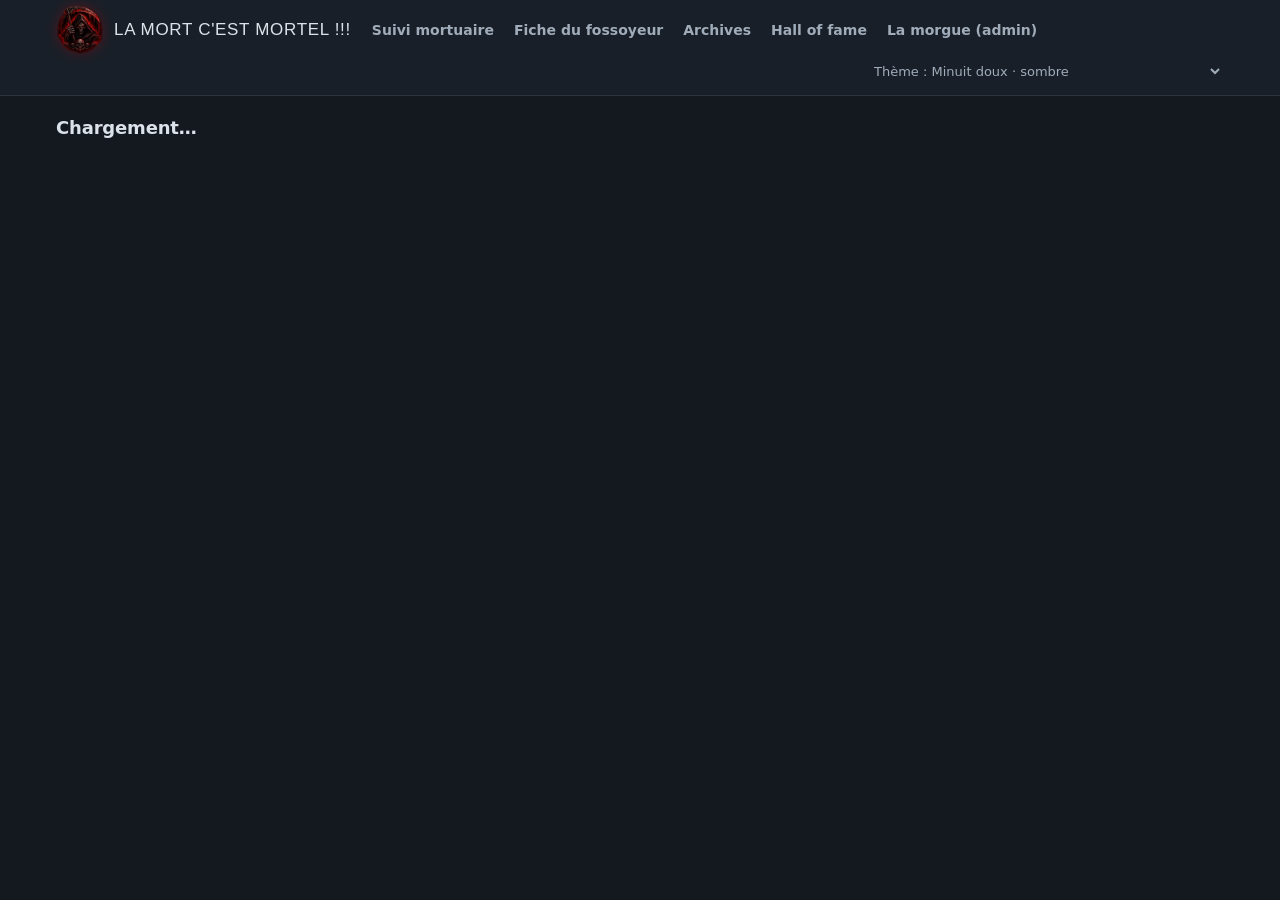
<file: index.html>
<!doctype html>
<html lang="fr"><head><meta charset="utf-8">
<meta name="viewport" content="width=device-width, initial-scale=1">
<title>LA MORT C'EST MORTEL !!!</title>
<meta http-equiv="refresh" content="0; url=page/">
</head><body><p><a href="page/">Ouvrir la page</a></p></body></html>
</file>
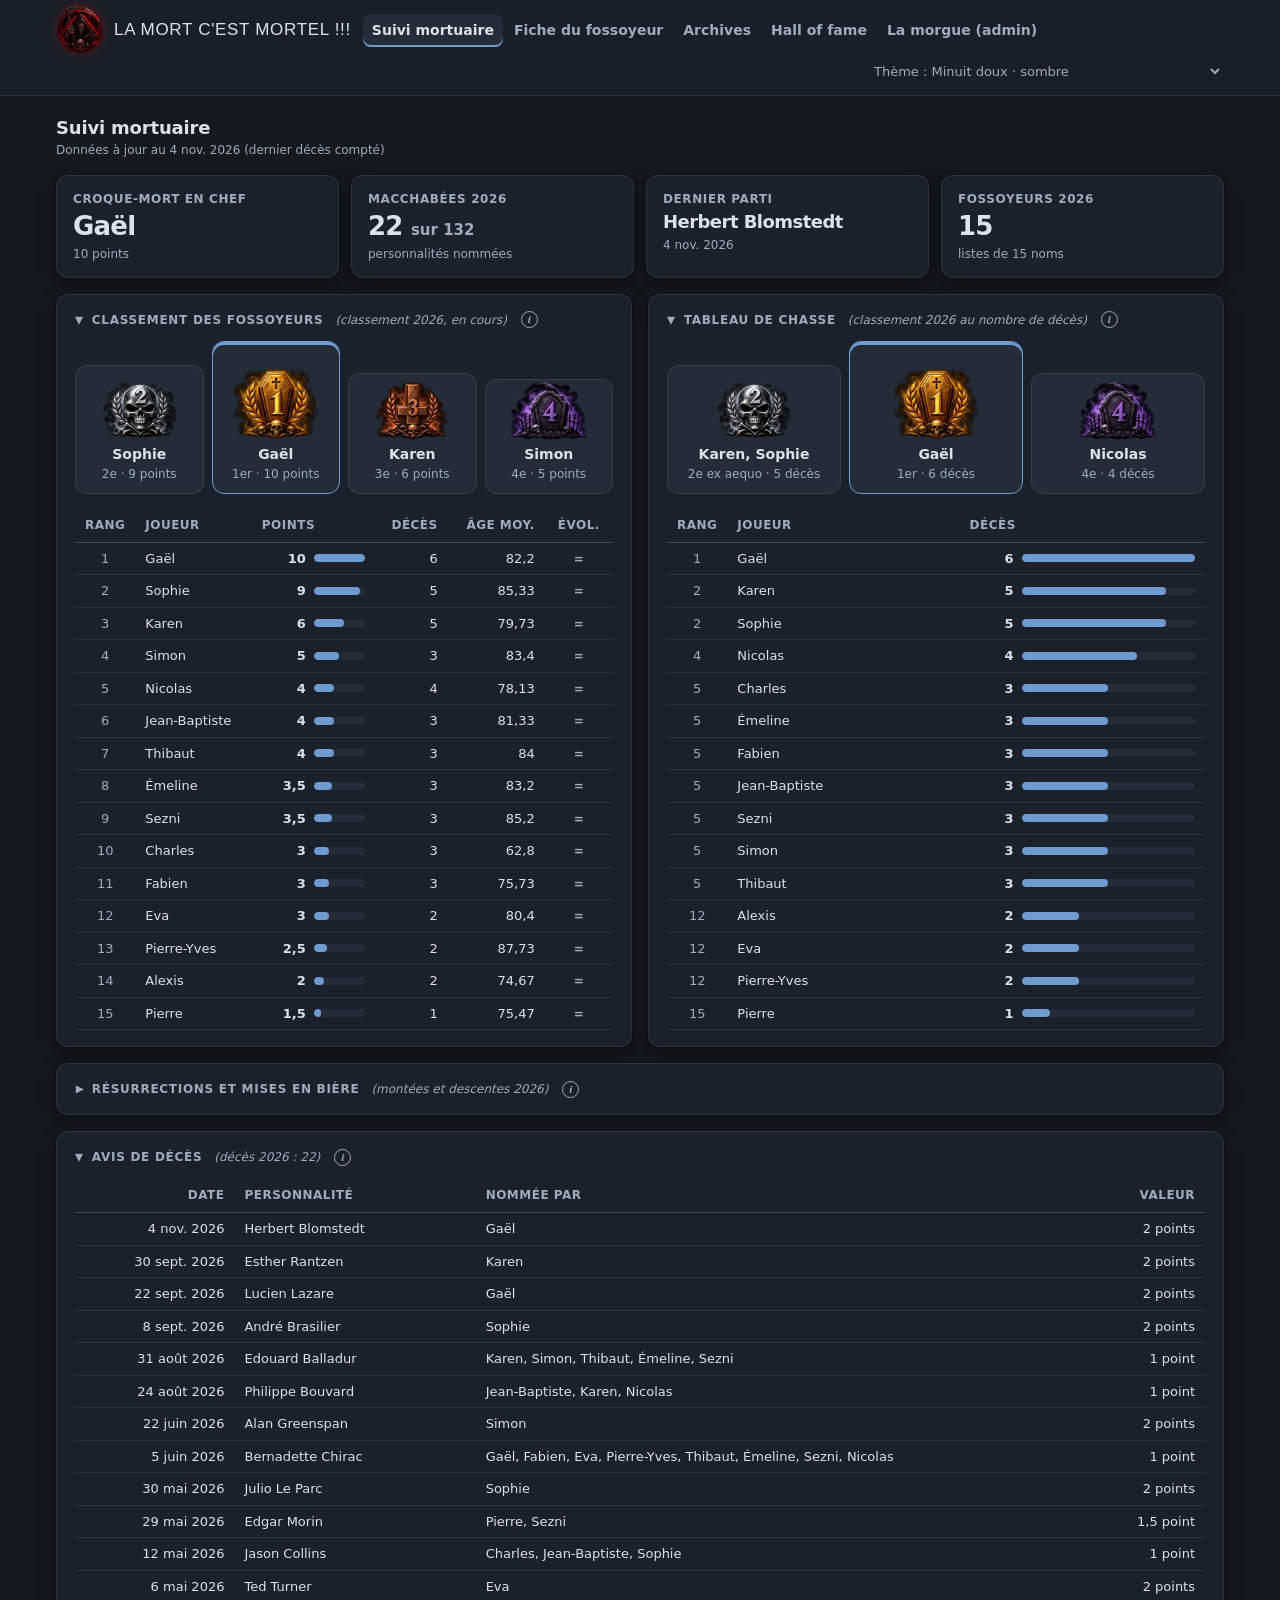
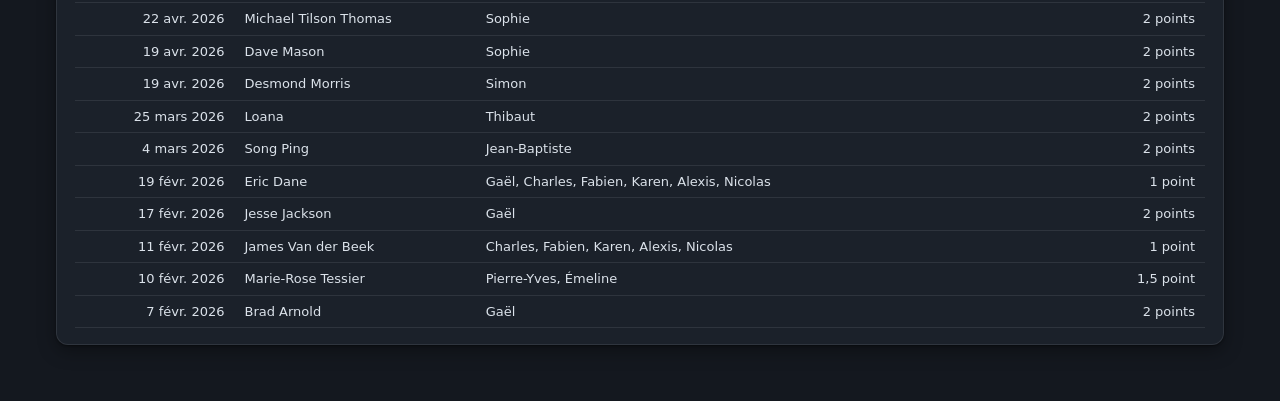
<file: page/index.html>
<!doctype html>
<html lang="fr">
<head>
<meta charset="utf-8">
<meta name="viewport" content="width=device-width, initial-scale=1">
<title>LA MORT C'EST MORTEL !!!</title>
<link rel="icon" type="image/png" href="images/favicon.png">
<link rel="stylesheet" href="themes.css">
<link rel="stylesheet" href="style.css">
<script>
  window.THEMES_CLE = "deathlist.theme";
  window.THEMES_SANS_COMMUN = true; // page publique : pas de thème commun aux outils du PC
  // Thème par défaut de la page (demande de Gaël, 21/11/2026) : Minuit doux (sombre), tant que le visiteur n'en a pas choisi un autre.
  try { if (!localStorage.getItem(window.THEMES_CLE)) localStorage.setItem(window.THEMES_CLE, "minuit-doux"); } catch (e) { /* mémoire refusée */ }
</script>
<script src="themes.js"></script>
</head>
<body>
<header class="entete">
  <div class="entete-in">
    <a class="marque" href="#global"><img class="logo" src="images/logo.webp" alt="" width="40" height="40"><span>LA MORT C'EST MORTEL !!!</span></a>
    <nav class="menu" aria-label="Onglets">
      <a href="#global" data-onglet="global">Suivi mortuaire</a>
      <a href="#joueur" data-onglet="joueur">Fiche du fossoyeur</a>
      <a href="#archives" data-onglet="archives">Archives</a>
      <a href="#hall" data-onglet="hall">Hall of fame</a>
      <a href="#admin" data-onglet="admin">La morgue (admin)</a>
    </nav>
    <div class="droite"><select id="theme" class="choix-theme" aria-label="Thème d'affichage"></select></div>
  </div>
</header>
<div class="titre-page"><h1 id="titre">Chargement…</h1><div class="sous" id="sous-titre"></div></div>
<main id="contenu"></main>
<script src="moteur.js"></script>
<script src="tableur.js"></script>
<script src="admin.js"></script>
<script src="app.js"></script>
</body>
</html>
</file>
<file: page/themes.css>
/* FICHIER GÉNÉRÉ par Outils\THEMATOR3000 (themes.bat construire) : ne pas modifier ici, modifier le catalogue de l'outil.
   Contrat : variables de couleur sur :root, choix du thème par l'attribut data-theme de <html>. Sans attribut = « auto »
   (clair, ou sombre si le système le demande). */
:root{--rayon:12px;--mono:ui-monospace,Menlo,Consolas,monospace}
:root{
  --ok-bg:color-mix(in srgb,var(--good) 15%,var(--surface));
  --att-bg:color-mix(in srgb,var(--warn) 20%,var(--surface));
  --pan-bg:color-mix(in srgb,var(--crit) 14%,var(--surface));
  --info-bg:color-mix(in srgb,var(--accent) 14%,var(--surface));
  --neutre-bg:var(--surface-2);
}

/* auto : clair par défaut (thème « light »), sombre si le système le demande (thème « dark ») */
:root{
  color-scheme:light;
  --page:#f6f6f3;
  --surface:#fcfcfb;
  --surface-2:#f1f0ec;
  --ink:#0b0b0b;
  --ink-2:#52514e;
  --muted:#898781;
  --grid:#e1e0d9;
  --axis:#c3c2b7;
  --border:rgba(11,11,11,.10);
  --border-strong:rgba(11,11,11,.18);
  --median:#6e6d68;
  --accent:#2a78d6;
  --accent-ink:#1c5cab;
  --accent-track:#cde2fb;
  --good:#0ca30c;
  --good-ink:#006300;
  --warn:#fab219;
  --warn-ink:#8a5a00;
  --serious:#ec835a;
  --crit:#d03b3b;
  --crit-ink:#b02a2a;
  --violet:#6250d6;
  --neg:#d95f5f;
  --neg-track:#f6d6d6;
  --ombre:0 1px 2px rgba(11,11,11,.05),0 6px 18px rgba(11,11,11,.05);
  --bouton:#1f6bc4;
  --sur-bouton:#ffffff;
}
@media (prefers-color-scheme:dark){:root:not([data-theme]){
  color-scheme:dark;
  --page:#0d0d0d;
  --surface:#1a1a19;
  --surface-2:#242422;
  --ink:#f0efec;
  --ink-2:#c3c2b7;
  --muted:#898781;
  --grid:#2c2c2a;
  --axis:#383835;
  --border:rgba(255,255,255,.10);
  --border-strong:rgba(255,255,255,.2);
  --median:#d9d8d2;
  --accent:#3987e5;
  --accent-ink:#86b6ef;
  --accent-track:#16304f;
  --good:#0ca30c;
  --good-ink:#3cc43c;
  --warn:#fab219;
  --warn-ink:#fab219;
  --serious:#ec835a;
  --crit:#d03b3b;
  --crit-ink:#ee6a6a;
  --violet:#9085e9;
  --neg:#e06c6c;
  --neg-track:#4a2222;
  --ombre:0 1px 2px rgba(0,0,0,.4),0 6px 18px rgba(0,0,0,.35);
  --bouton:#3987e5;
  --sur-bouton:#0b0b0b;
}}

/* ══ light : standard, clair, intensité 1, AA ══ */
:root[data-theme="light"]{
  color-scheme:light;
  --page:#f6f6f3;
  --surface:#fcfcfb;
  --surface-2:#f1f0ec;
  --ink:#0b0b0b;
  --ink-2:#52514e;
  --muted:#898781;
  --grid:#e1e0d9;
  --axis:#c3c2b7;
  --border:rgba(11,11,11,.10);
  --border-strong:rgba(11,11,11,.18);
  --median:#6e6d68;
  --accent:#2a78d6;
  --accent-ink:#1c5cab;
  --accent-track:#cde2fb;
  --good:#0ca30c;
  --good-ink:#006300;
  --warn:#fab219;
  --warn-ink:#8a5a00;
  --serious:#ec835a;
  --crit:#d03b3b;
  --crit-ink:#b02a2a;
  --violet:#6250d6;
  --neg:#d95f5f;
  --neg-track:#f6d6d6;
  --ombre:0 1px 2px rgba(11,11,11,.05),0 6px 18px rgba(11,11,11,.05);
  --bouton:#1f6bc4;
  --sur-bouton:#ffffff;
}

/* ══ dark : standard, sombre, intensité 1, AA ══ */
:root[data-theme="dark"]{
  color-scheme:dark;
  --page:#0d0d0d;
  --surface:#1a1a19;
  --surface-2:#242422;
  --ink:#f0efec;
  --ink-2:#c3c2b7;
  --muted:#898781;
  --grid:#2c2c2a;
  --axis:#383835;
  --border:rgba(255,255,255,.10);
  --border-strong:rgba(255,255,255,.2);
  --median:#d9d8d2;
  --accent:#3987e5;
  --accent-ink:#86b6ef;
  --accent-track:#16304f;
  --good:#0ca30c;
  --good-ink:#3cc43c;
  --warn:#fab219;
  --warn-ink:#fab219;
  --serious:#ec835a;
  --crit:#d03b3b;
  --crit-ink:#ee6a6a;
  --violet:#9085e9;
  --neg:#e06c6c;
  --neg-track:#4a2222;
  --ombre:0 1px 2px rgba(0,0,0,.4),0 6px 18px rgba(0,0,0,.35);
  --bouton:#3987e5;
  --sur-bouton:#0b0b0b;
}

/* ══ aube : confort, clair, intensité 1, AA ══ */
:root[data-theme="aube"]{
  color-scheme:light;
  --page:#fbf3ea;
  --surface:#fffaf3;
  --surface-2:#f3e6d6;
  --ink:#3a2e28;
  --ink-2:#6b5a4f;
  --muted:#9c948e;
  --grid:#ebe6df;
  --axis:#d4cdc6;
  --border:rgba(58,46,40,.10);
  --border-strong:rgba(58,46,40,.18);
  --median:#7f756f;
  --accent:#d9723a;
  --accent-ink:#a8481a;
  --accent-track:#f7dcca;
  --good:#4f9a52;
  --good-ink:#2f6b33;
  --warn:#e0a526;
  --warn-ink:#7a5200;
  --serious:#ec835a;
  --crit:#cc4a3a;
  --crit-ink:#a8321f;
  --violet:#8a63b8;
  --neg:#cc4a3a;
  --neg-track:#f6dad2;
  --ombre:0 1px 2px rgba(11,11,11,.05),0 6px 18px rgba(11,11,11,.05);
  --bouton:#b04a1b;
  --sur-bouton:#ffffff;
}

/* ══ brume : confort, clair, intensité 1, AA ══ */
:root[data-theme="brume"]{
  color-scheme:light;
  --page:#eef2f5;
  --surface:#f8fafb;
  --surface-2:#e3e9ee;
  --ink:#1f2a33;
  --ink-2:#51606c;
  --muted:#8c9297;
  --grid:#e2e5e7;
  --axis:#c8cccf;
  --border:rgba(31,42,51,.10);
  --border-strong:rgba(31,42,51,.18);
  --median:#6b7379;
  --accent:#4b86b4;
  --accent-ink:#25587f;
  --accent-track:#d2e0eb;
  --good:#3f9a6a;
  --good-ink:#1f6b45;
  --warn:#d9a21f;
  --warn-ink:#765000;
  --serious:#ec835a;
  --crit:#cf4f4f;
  --crit-ink:#a62f2f;
  --violet:#7566c9;
  --neg:#cf4f4f;
  --neg-track:#f1dbdc;
  --ombre:0 1px 2px rgba(11,11,11,.05),0 6px 18px rgba(11,11,11,.05);
  --bouton:#2f6b99;
  --sur-bouton:#ffffff;
}

/* ══ papier : confort, clair, intensité 1, AA ══ */
:root[data-theme="papier"]{
  color-scheme:light;
  --page:#efe6d3;
  --surface:#f9f3e6;
  --surface-2:#efe5cf;
  --ink:#2b2620;
  --ink-2:#5b5244;
  --muted:#867b69;
  --grid:#e2d6bd;
  --axis:#c8b998;
  --border:rgba(60,45,20,.13);
  --border-strong:rgba(60,45,20,.24);
  --median:#6d6352;
  --accent:#2f6db5;
  --accent-ink:#22528a;
  --accent-track:#d9e2ec;
  --good:#2e8b2e;
  --good-ink:#1c641c;
  --warn:#d99a1e;
  --warn-ink:#744e00;
  --serious:#d9774f;
  --crit:#c0392b;
  --crit-ink:#9c2a1f;
  --violet:#6a55c9;
  --neg:#c85a4a;
  --neg-track:#f0d4c8;
  --ombre:0 1px 2px rgba(60,45,20,.06),0 6px 18px rgba(60,45,20,.05);
  --bouton:#2f6db5;
  --sur-bouton:#ffffff;
}

/* ══ cafe : confort, sombre, intensité 1, AA ══ */
:root[data-theme="cafe"]{
  color-scheme:dark;
  --page:#1d1612;
  --surface:#271e18;
  --surface-2:#32261f;
  --ink:#eadbc8;
  --ink-2:#b9a58f;
  --muted:#887c70;
  --grid:#3a312a;
  --axis:#52483f;
  --border:rgba(234,219,200,.10);
  --border-strong:rgba(234,219,200,.20);
  --median:#cdbfae;
  --accent:#c98a52;
  --accent-ink:#e0a870;
  --accent-track:#4b3625;
  --good:#7fa65a;
  --good-ink:#a3c97b;
  --warn:#d9a53a;
  --warn-ink:#e8c070;
  --serious:#ec835a;
  --crit:#cf6a55;
  --crit-ink:#ee9a86;
  --violet:#a98bc4;
  --neg:#cf6a55;
  --neg-track:#452c23;
  --ombre:0 1px 2px rgba(0,0,0,.4),0 6px 18px rgba(0,0,0,.35);
  --bouton:#c98a52;
  --sur-bouton:#1d1612;
}

/* ══ minuit-doux : confort, sombre, intensité 1, AA ══ */
:root[data-theme="minuit-doux"]{
  color-scheme:dark;
  --page:#14181f;
  --surface:#1b212a;
  --surface-2:#242c37;
  --ink:#dbe2ea;
  --ink-2:#a0acba;
  --muted:#7b828a;
  --grid:#2e343d;
  --axis:#454b54;
  --border:rgba(219,226,234,.10);
  --border-strong:rgba(219,226,234,.20);
  --median:#bec5cd;
  --accent:#6f9bd1;
  --accent-ink:#9bbce3;
  --accent-track:#2d3c4f;
  --good:#3fa56a;
  --good-ink:#86d19f;
  --warn:#d9a53a;
  --warn-ink:#e8c070;
  --serious:#ec835a;
  --crit:#d05a5a;
  --crit-ink:#f09a9a;
  --violet:#a592e0;
  --neg:#d05a5a;
  --neg-track:#3c2b33;
  --ombre:0 1px 2px rgba(0,0,0,.4),0 6px 18px rgba(0,0,0,.35);
  --bouton:#7fa7d6;
  --sur-bouton:#10151c;
}

/* ══ penombre : confort, sombre, intensité 1, AA ══ */
:root[data-theme="penombre"]{
  color-scheme:dark;
  --page:#1b1d21;
  --surface:#23262b;
  --surface-2:#2b2f35;
  --ink:#dcd9d2;
  --ink-2:#aaa69e;
  --muted:#7f7c76;
  --grid:#33373e;
  --axis:#444950;
  --border:rgba(255,255,255,.08);
  --border-strong:rgba(255,255,255,.16);
  --median:#c9c6bf;
  --accent:#6d9fd6;
  --accent-ink:#9cc0e8;
  --accent-track:#22364d;
  --good:#4f9d5a;
  --good-ink:#86c890;
  --warn:#c9a14a;
  --warn-ink:#dcb866;
  --serious:#c98060;
  --crit:#c46060;
  --crit-ink:#e59494;
  --violet:#9a8fd8;
  --neg:#c46a6a;
  --neg-track:#4a2a2a;
  --ombre:0 1px 2px rgba(0,0,0,.35),0 6px 18px rgba(0,0,0,.25);
  --bouton:#6d9fd6;
  --sur-bouton:#14161a;
}

/* ══ encre : accessibilite, clair, intensité 2, AA ══ */
:root[data-theme="encre"]{
  color-scheme:light;
  --page:#ffffff;
  --surface:#ffffff;
  --surface-2:#eeeeee;
  --ink:#000000;
  --ink-2:#2b2b2b;
  --muted:#808080;
  --grid:#e6e6e6;
  --axis:#c7c7c7;
  --border:rgba(0,0,0,.10);
  --border-strong:rgba(0,0,0,.18);
  --median:#595959;
  --accent:#0033cc;
  --accent-ink:#0033cc;
  --accent-track:#c7d2f4;
  --good:#008000;
  --good-ink:#004800;
  --warn:#e6a800;
  --warn-ink:#4a3000;
  --serious:#ec835a;
  --crit:#c00020;
  --crit-ink:#780014;
  --violet:#5b21b6;
  --neg:#c00020;
  --neg-track:#f4d1d7;
  --ombre:0 1px 2px rgba(11,11,11,.05),0 6px 18px rgba(11,11,11,.05);
  --bouton:#0033cc;
  --sur-bouton:#ffffff;
}
/* Encre : bordures franches, liens soulignés, focus épais. Aucun effet. */
:root[data-theme="encre"] a{text-decoration:underline}
:root[data-theme="encre"] :focus-visible{outline:3px solid var(--ink);outline-offset:3px}
:root[data-theme="encre"] .carte,:root[data-theme="encre"] .tuile-kpi{border:2px solid var(--ink);border-radius:6px;box-shadow:none}
:root[data-theme="encre"] button,:root[data-theme="encre"] select,:root[data-theme="encre"] input[type=search],:root[data-theme="encre"] input[type=text],:root[data-theme="encre"] input[type=date],:root[data-theme="encre"] input[type=number]{border:2px solid var(--ink)}
:root[data-theme="encre"] th{border-bottom:2px solid var(--ink)}
:root[data-theme="encre"] .entete{border-color:var(--ink)}
:root[data-theme="encre"] nav.menu a[aria-current="page"]{background:var(--ink);color:var(--surface)}
:root[data-theme="encre"] nav.outils a[aria-current="true"]{background:var(--ink);color:var(--surface)}
:root[data-theme="encre"] .piste{border:1px solid var(--ink)}

/* ══ contraste-nuit : accessibilite, sombre, intensité 2, AAA ══ */
:root[data-theme="contraste-nuit"]{
  color-scheme:dark;
  --page:#000000;
  --surface:#0a0a0a;
  --surface-2:#1a1a1a;
  --ink:#ffffff;
  --ink-2:#e0e0e0;
  --muted:#848484;
  --grid:#222222;
  --axis:#404040;
  --border:rgba(255,255,255,.10);
  --border-strong:rgba(255,255,255,.20);
  --median:#dadada;
  --accent:#ffd400;
  --accent-ink:#ffd400;
  --accent-track:#403608;
  --good:#00c853;
  --good-ink:#69ff8f;
  --warn:#ffb000;
  --warn-ink:#ffcc4d;
  --serious:#ec835a;
  --crit:#ff4d4d;
  --crit-ink:#ff8a8a;
  --violet:#c9a6ff;
  --neg:#ff4d4d;
  --neg-track:#361616;
  --ombre:0 1px 2px rgba(0,0,0,.4),0 6px 18px rgba(0,0,0,.35);
  --bouton:#ffd400;
  --sur-bouton:#000000;
}
/* Contraste nuit : blanc et jaune sur noir, bordures franches, focus jaune épais. Aucun effet. */
:root[data-theme="contraste-nuit"] a{text-decoration:underline}
:root[data-theme="contraste-nuit"] :focus-visible{outline:3px solid var(--accent);outline-offset:3px}
:root[data-theme="contraste-nuit"] .carte,:root[data-theme="contraste-nuit"] .tuile-kpi{border:2px solid var(--ink);border-radius:6px;box-shadow:none}
:root[data-theme="contraste-nuit"] button,:root[data-theme="contraste-nuit"] select,:root[data-theme="contraste-nuit"] input[type=search],:root[data-theme="contraste-nuit"] input[type=text],:root[data-theme="contraste-nuit"] input[type=date],:root[data-theme="contraste-nuit"] input[type=number]{border:2px solid var(--ink)}
:root[data-theme="contraste-nuit"] th{border-bottom:2px solid var(--ink)}
:root[data-theme="contraste-nuit"] .entete{border-color:var(--ink)}
:root[data-theme="contraste-nuit"] nav.menu a[aria-current="page"]{background:var(--accent);color:#000}
:root[data-theme="contraste-nuit"] nav.outils a[aria-current="true"]{background:var(--accent);color:#000}
:root[data-theme="contraste-nuit"] .piste{border:1px solid var(--ink)}

/* ══ desert : nature, clair, intensité 2, AA ══ */
:root[data-theme="desert"]{
  color-scheme:light;
  --page:#f5e9d7;
  --surface:#fbf3e6;
  --surface-2:#ecdcc0;
  --ink:#3b2a1a;
  --ink-2:#6d5a44;
  --muted:#9b8e80;
  --grid:#e8dfd2;
  --axis:#d1c7b9;
  --border:rgba(59,42,26,.10);
  --border-strong:rgba(59,42,26,.18);
  --median:#7e7061;
  --accent:#c4622d;
  --accent-ink:#98431a;
  --accent-track:#efd3bd;
  --good:#6b8f3a;
  --good-ink:#44601c;
  --warn:#d99a1e;
  --warn-ink:#6e4900;
  --serious:#ec835a;
  --crit:#c0392b;
  --crit-ink:#9a2a1d;
  --violet:#8a5a8f;
  --neg:#c0392b;
  --neg-track:#f0d2c4;
  --ombre:0 1px 2px rgba(11,11,11,.05),0 6px 18px rgba(11,11,11,.05);
  --bouton:#a8481a;
  --sur-bouton:#ffffff;
}
/* Désert : ciel chaud en haut de page, cartes à angles francs avec filet de terre cuite, soleil en logo. */
:root[data-theme="desert"] body{background:linear-gradient(180deg,#f9dcae 0,var(--page) 300px) fixed,var(--page)}
:root[data-theme="desert"] h1,:root[data-theme="desert"] h2,:root[data-theme="desert"] h3{font-family:"Trebuchet MS","Segoe UI",sans-serif;letter-spacing:.02em}
:root[data-theme="desert"] .carte,:root[data-theme="desert"] .tuile-kpi{border-radius:3px;border-color:rgba(196,98,45,.3);border-top:3px solid var(--accent)}
:root[data-theme="desert"] .marque i{background:radial-gradient(circle at 40% 40%,#f3b46a,#c4622d);border-radius:50%}
:root[data-theme="desert"] .entete{background:var(--surface);border-right:3px solid rgba(196,98,45,.45)}

/* ══ lagon : nature, clair, intensité 2, AA ══ */
:root[data-theme="lagon"]{
  color-scheme:light;
  --page:#e6f7f6;
  --surface:#f6fffe;
  --surface-2:#d3eeec;
  --ink:#0d3338;
  --ink-2:#3f6a6e;
  --muted:#82999b;
  --grid:#dfebea;
  --axis:#c3d2d2;
  --border:rgba(13,51,56,.10);
  --border-strong:rgba(13,51,56,.18);
  --median:#5f7a7d;
  --accent:#0e9794;
  --accent-ink:#0b6d6b;
  --accent-track:#c3e8e7;
  --good:#2fa36b;
  --good-ink:#1a6f48;
  --warn:#e0a526;
  --warn-ink:#7a5200;
  --serious:#ec835a;
  --crit:#d4574a;
  --crit-ink:#a8321f;
  --violet:#6c63c9;
  --neg:#d4574a;
  --neg-track:#f0e1de;
  --ombre:0 1px 2px rgba(11,11,11,.05),0 6px 18px rgba(11,11,11,.05);
  --bouton:#0b7f7c;
  --sur-bouton:#ffffff;
}
/* Lagon : eau claire en haut de page, cartes à coins asymétriques. */
:root[data-theme="lagon"] body{background:linear-gradient(180deg,#c9f1ee 0,var(--page) 380px) fixed,var(--page)}
:root[data-theme="lagon"] .entete{background:linear-gradient(180deg,#c4efeb,var(--surface) 70%)}
:root[data-theme="lagon"] .carte,:root[data-theme="lagon"] .tuile-kpi{border-radius:22px 22px 22px 6px;border-color:rgba(14,151,148,.28)}
:root[data-theme="lagon"] .marque i{background:linear-gradient(135deg,#34d1c8,#0b7f7c);border-radius:50% 50% 50% 8px}
:root[data-theme="lagon"] h1{color:var(--accent-ink)}

/* ══ sakura : nature, clair, intensité 3, AA ══ */
:root[data-theme="sakura"]{
  color-scheme:light;
  --page:#fdf0f3;
  --surface:#fffafb;
  --surface-2:#f8dfe6;
  --ink:#3d2630;
  --ink-2:#78545f;
  --muted:#9e9096;
  --grid:#ece5e7;
  --axis:#d4cbce;
  --border:rgba(61,38,48,.10);
  --border-strong:rgba(61,38,48,.18);
  --median:#817077;
  --accent:#d6567f;
  --accent-ink:#a8335a;
  --accent-track:#f6d6e0;
  --good:#4f9a62;
  --good-ink:#2c6b3d;
  --warn:#e0a526;
  --warn-ink:#7a5200;
  --serious:#ec835a;
  --crit:#cc3a4a;
  --crit-ink:#a81f33;
  --violet:#8a63b8;
  --neg:#cc3a4a;
  --neg-track:#f6d7db;
  --ombre:0 1px 2px rgba(11,11,11,.05),0 6px 18px rgba(11,11,11,.05);
  --bouton:#b83a63;
  --sur-bouton:#ffffff;
}
/* Sakura : pétales semés dans le fond (fixes), fleur à côté du nom, coins très arrondis. */
:root[data-theme="sakura"] body{background:radial-gradient(circle at 8% 12%,rgba(255,170,195,.55) 0 7px,transparent 8px),radial-gradient(circle at 92% 22%,rgba(255,170,195,.45) 0 5px,transparent 6px),radial-gradient(circle at 78% 82%,rgba(255,170,195,.5) 0 9px,transparent 10px),radial-gradient(circle at 20% 90%,rgba(255,170,195,.4) 0 6px,transparent 7px),radial-gradient(circle at 55% 6%,rgba(255,170,195,.35) 0 4px,transparent 5px),var(--page);background-attachment:fixed}
:root[data-theme="sakura"] .marque span::after{content:" \1F338"}
:root[data-theme="sakura"] .carte,:root[data-theme="sakura"] .tuile-kpi{border-radius:20px;border-color:rgba(214,86,127,.22)}
:root[data-theme="sakura"] .marque i{background:linear-gradient(135deg,#ff9fbd,#d6567f);border-radius:50% 50% 50% 4px}
:root[data-theme="sakura"] h1{color:var(--accent-ink)}
:root[data-theme="sakura"] button,:root[data-theme="sakura"] select{border-radius:99px}

/* ══ aurore : nature, sombre, intensité 3, AAA ══ */
:root[data-theme="aurore"]{
  color-scheme:dark;
  --page:#08101c;
  --surface:#0f1a2b;
  --surface-2:#172539;
  --ink:#e6f2f5;
  --ink-2:#a3b9c4;
  --muted:#7a8690;
  --grid:#24303f;
  --axis:#3e4a57;
  --border:rgba(230,242,245,.10);
  --border-strong:rgba(230,242,245,.20);
  --median:#c6d2d7;
  --accent:#3ee0b0;
  --accent-ink:#5eeac0;
  --accent-track:#194648;
  --good:#3ee08a;
  --good-ink:#6ff0a8;
  --warn:#f0c040;
  --warn-ink:#f5d060;
  --serious:#ec835a;
  --crit:#ff6f7a;
  --crit-ink:#ff9aa2;
  --violet:#a58bff;
  --neg:#ff6f7a;
  --neg-track:#3a2939;
  --ombre:0 1px 2px rgba(0,0,0,.4),0 6px 18px rgba(0,0,0,.35);
  --bouton:#3ee0b0;
  --sur-bouton:#06121a;
}
/* Aurore boréale : deux voiles de lumière qui dérivent très lentement ; cartes en verre. Immobile si le système demande moins d'animations. */
:root[data-theme="aurore"] body{background:radial-gradient(ellipse 70% 50% at 20% -5%,rgba(62,224,176,.32),transparent 70%),radial-gradient(ellipse 60% 45% at 85% -10%,rgba(165,139,255,.32),transparent 70%),var(--page);background-attachment:fixed}
@media (prefers-reduced-motion:no-preference){:root[data-theme="aurore"] body{background-size:140% 140%,140% 140%,auto;animation:aurore-voile 30s ease-in-out infinite alternate}}
@keyframes aurore-voile{from{background-position:0 0,100% 0,0 0}to{background-position:35% 0,65% 0,0 0}}
:root[data-theme="aurore"] .carte,:root[data-theme="aurore"] .tuile-kpi{background:color-mix(in srgb,var(--surface) 86%,transparent);backdrop-filter:blur(8px);border-color:rgba(94,234,192,.18)}
:root[data-theme="aurore"] .marque i{background:linear-gradient(135deg,#3ee0b0,#a58bff);color:#06121a}
:root[data-theme="aurore"] h1{background:linear-gradient(90deg,#5eeac0,#b3a8ff);-webkit-background-clip:text;background-clip:text;color:transparent}

/* ══ foret : nature, sombre, intensité 2, AA ══ */
:root[data-theme="foret"]{
  color-scheme:dark;
  --page:#0f1a14;
  --surface:#15231b;
  --surface-2:#1d3026;
  --ink:#dfeadf;
  --ink-2:#a4baa8;
  --muted:#7a867d;
  --grid:#29372f;
  --axis:#414f46;
  --border:rgba(223,234,223,.10);
  --border-strong:rgba(223,234,223,.20);
  --median:#c1ccc2;
  --accent:#5fae6e;
  --accent-ink:#7fcb8d;
  --accent-track:#25422d;
  --good:#4fae6a;
  --good-ink:#7fd096;
  --warn:#d6b04a;
  --warn-ink:#e3c46a;
  --serious:#ec835a;
  --crit:#d9776a;
  --crit-ink:#f0a094;
  --violet:#a08fd0;
  --neg:#d9776a;
  --neg-track:#383229;
  --ombre:0 1px 2px rgba(0,0,0,.4),0 6px 18px rgba(0,0,0,.35);
  --bouton:#5fae6e;
  --sur-bouton:#0b150f;
}
/* Forêt : lueurs de mousse dans les coins, grands coins arrondis, logo en feuille. */
:root[data-theme="foret"] body{background:radial-gradient(ellipse at 0 0,rgba(95,174,110,.15),transparent 50%),radial-gradient(ellipse at 100% 100%,rgba(60,120,80,.14),transparent 55%),var(--page);background-attachment:fixed}
:root[data-theme="foret"] .carte,:root[data-theme="foret"] .tuile-kpi{border-radius:16px;border-color:rgba(127,203,141,.22)}
:root[data-theme="foret"] .marque i{background:linear-gradient(135deg,#7fcb8d,#2f6b45);border-radius:60% 8px 60% 8px}
:root[data-theme="foret"] button,:root[data-theme="foret"] select{border-radius:99px}

/* ══ annees-70 : retro, clair, intensité 2, AA ══ */
:root[data-theme="annees-70"]{
  color-scheme:light;
  --page:#f3e3c3;
  --surface:#fbf0d9;
  --surface-2:#ecd3a0;
  --ink:#4a2c14;
  --ink-2:#6b4524;
  --muted:#a28e76;
  --grid:#e9dcc5;
  --axis:#d4c5ae;
  --border:rgba(74,44,20,.10);
  --border-strong:rgba(74,44,20,.18);
  --median:#887159;
  --accent:#c5701a;
  --accent-ink:#9a4e0a;
  --accent-track:#efd4af;
  --good:#7b8f2a;
  --good-ink:#4c5a14;
  --warn:#e2a900;
  --warn-ink:#6e5000;
  --serious:#ec835a;
  --crit:#b8421f;
  --crit-ink:#8f2f12;
  --violet:#7a4a8a;
  --neg:#b8421f;
  --neg-track:#efd1b8;
  --ombre:0 1px 2px rgba(11,11,11,.05),0 6px 18px rgba(11,11,11,.05);
  --bouton:#a4540c;
  --sur-bouton:#ffffff;
}
/* Années 70 : très arrondi, ombres pleines orange, bande orange, moutarde et avocat, logo en cercles concentriques. */
:root[data-theme="annees-70"] body{font-family:"Trebuchet MS","Segoe UI",sans-serif}
:root[data-theme="annees-70"] h1,:root[data-theme="annees-70"] h2,:root[data-theme="annees-70"] h3{font-weight:800;letter-spacing:-.01em}
:root[data-theme="annees-70"] .carte,:root[data-theme="annees-70"] .tuile-kpi{border-radius:24px;border:2px solid var(--ink);box-shadow:4px 4px 0 #d9822b}
:root[data-theme="annees-70"] .entete{border-right:12px solid transparent;border-image:linear-gradient(90deg,#d9822b 0 33%,#e2a900 33% 66%,#7b8f2a 66%) 1}
:root[data-theme="annees-70"] .marque i{border-radius:50%;background:radial-gradient(circle,#7b8f2a 0 28%,#e2a900 28% 58%,#d9822b 58%);color:transparent}
:root[data-theme="annees-70"] button,:root[data-theme="annees-70"] select{border-radius:99px}
:root[data-theme="annees-70"] .piste,:root[data-theme="annees-70"] .piste>i{height:10px}

/* ══ lcd : retro, clair, intensité 3, AA ══ */
:root[data-theme="lcd"]{
  color-scheme:light;
  --page:#cfc8b8;
  --surface:#b9c4a9;
  --surface-2:#acb89b;
  --ink:#1d2418;
  --ink-2:#36402f;
  --muted:#566250;
  --grid:#a3af94;
  --axis:#8a9679;
  --border:rgba(29,36,24,.22);
  --border-strong:rgba(29,36,24,.45);
  --median:#1d2418;
  --accent:#1d2418;
  --accent-ink:#1d2418;
  --accent-track:#a6b296;
  --good:#2f5d2a;
  --good-ink:#1f4a1c;
  --warn:#8a5a10;
  --warn-ink:#4a3003;
  --serious:#8a3a10;
  --crit:#8c1c13;
  --crit-ink:#7a1610;
  --violet:#8c1c13;
  --neg:#8c1c13;
  --neg-track:#c9b0a2;
  --ombre:inset 0 2px 6px rgba(0,0,0,.25);
  --bouton:#1d2418;
  --sur-bouton:#ffffff;
}
/* LCD rétro : décor repris du Dashboard (style.css, 13/11/2026), règles de la famille comprises. */
:root[data-theme="lcd"] body{background:linear-gradient(180deg,#ddd7c9,#c4bdac 60%,#b9b19f) fixed}
:root[data-theme="lcd"] .entete{background:#d8d1c1;border-bottom:4px solid #8c1c13;box-shadow:0 2px 0 #b2aa97}
:root[data-theme="lcd"] .marque i{background:#8c1c13;border-radius:50%;box-shadow:inset 0 -2px 0 rgba(0,0,0,.35),0 1px 0 #fff8}
:root[data-theme="lcd"] .carte,:root[data-theme="lcd"] .tuile-kpi{border:6px solid #d9d2c2;outline:1px solid #9f9785;border-radius:8px; background:radial-gradient(ellipse at 30% 20%,#c3cdb3,#b4bfa4 70%)}
:root[data-theme="lcd"] h1,:root[data-theme="lcd"] h2,:root[data-theme="lcd"] h3{text-transform:uppercase;letter-spacing:.14em}
:root[data-theme="lcd"] h1{color:#8c1c13}
:root[data-theme="lcd"] .num,:root[data-theme="lcd"] .tuile-kpi .val,:root[data-theme="lcd"] .barre-val .v{font-family:var(--mono);letter-spacing:.04em}
:root[data-theme="lcd"] .tuile-kpi .val{text-shadow:2px 2px 0 rgba(29,36,24,.12)}
:root[data-theme="lcd"] .piste{background:repeating-linear-gradient(90deg,rgba(29,36,24,.08) 0 6px,transparent 6px 8px)}
:root[data-theme="lcd"] .piste i:not(.neg){background:repeating-linear-gradient(90deg,#1d2418 0 6px,transparent 6px 8px)}
:root[data-theme="lcd"] .piste,:root[data-theme="lcd"] .piste>i{border-radius:0}
:root[data-theme="lcd"] button.primaire{background:#8c1c13;border-color:#5e120c;border-radius:99px;box-shadow:inset 0 -3px 0 rgba(0,0,0,.3)}
:root[data-theme="lcd"] th{background:transparent}

/* ══ sepia : retro, clair, intensité 2, AA ══ */
:root[data-theme="sepia"]{
  color-scheme:light;
  --page:#efe3c8;
  --surface:#f6ecd5;
  --surface-2:#e6d6b3;
  --ink:#3b2d1c;
  --ink-2:#6a5538;
  --muted:#988c78;
  --grid:#e3d9c3;
  --axis:#cdc2ac;
  --border:rgba(59,45,28,.10);
  --border-strong:rgba(59,45,28,.18);
  --median:#7c705d;
  --accent:#8b4a2b;
  --accent-ink:#7a3d20;
  --accent-track:#dec8b0;
  --good:#5c7a2e;
  --good-ink:#3d5619;
  --warn:#c98a10;
  --warn-ink:#6a4500;
  --serious:#ec835a;
  --crit:#a83225;
  --crit-ink:#8c2518;
  --violet:#6b4f8a;
  --neg:#a83225;
  --neg-track:#e8cbb5;
  --ombre:0 1px 2px rgba(11,11,11,.05),0 6px 18px rgba(11,11,11,.05);
  --bouton:#7a3d20;
  --sur-bouton:#fbf3df;
}
/* Vieux livre : papier jauni, police à empattements, cadres à double filet, titres en petites capitales. */
:root[data-theme="sepia"] body{font-family:"Palatino Linotype",Palatino,Georgia,serif;font-size:15px;background:repeating-linear-gradient(0deg,rgba(90,60,20,.03) 0 2px,transparent 2px 4px),var(--page)}
:root[data-theme="sepia"] h1,:root[data-theme="sepia"] h2,:root[data-theme="sepia"] h3{font-family:Georgia,"Times New Roman",serif;font-variant:small-caps;letter-spacing:.04em}
:root[data-theme="sepia"] h2{text-transform:none}
:root[data-theme="sepia"] th{font-variant:small-caps;text-transform:none;letter-spacing:.04em;font-size:13px}
:root[data-theme="sepia"] .carte,:root[data-theme="sepia"] .tuile-kpi{border:3px double #b99a62;border-radius:3px;box-shadow:2px 3px 0 rgba(90,60,20,.15)}
:root[data-theme="sepia"] .entete{border-right:3px double #b99a62}
:root[data-theme="sepia"] .marque i{background:var(--accent-ink);border-radius:3px}

/* ══ arcade : retro, sombre, intensité 3, AA ══ */
:root[data-theme="arcade"]{
  color-scheme:dark;
  --page:#0b0b1a;
  --surface:#14142b;
  --surface-2:#1d1d3d;
  --ink:#f4f4ff;
  --ink-2:#b7b7e0;
  --muted:#848495;
  --grid:#2a2a40;
  --axis:#45455a;
  --border:rgba(244,244,255,.10);
  --border-strong:rgba(244,244,255,.20);
  --median:#d2d2df;
  --accent:#ffd400;
  --accent-ink:#ffd400;
  --accent-track:#483e22;
  --good:#39e05a;
  --good-ink:#6dff8a;
  --warn:#ff9f1c;
  --warn-ink:#ffb84d;
  --serious:#ec835a;
  --crit:#ff4040;
  --crit-ink:#ff7a7a;
  --violet:#b36bff;
  --neg:#ff4040;
  --neg-track:#3e1c2f;
  --ombre:0 1px 2px rgba(0,0,0,.4),0 6px 18px rgba(0,0,0,.35);
  --bouton:#ffd400;
  --sur-bouton:#14142b;
}
/* Arcade : police de machine, angles droits, ombres rouges décalées, barres en briques, manette à côté du nom. */
:root[data-theme="arcade"] body{font-family:"Courier New",Consolas,monospace;background:linear-gradient(rgba(255,255,255,.035) 1px,transparent 1px) 0 0/100% 4px,var(--page)}
:root[data-theme="arcade"] h1,:root[data-theme="arcade"] h2,:root[data-theme="arcade"] h3,:root[data-theme="arcade"] th,:root[data-theme="arcade"] .tuile-kpi .lib{text-transform:uppercase;letter-spacing:.1em}
:root[data-theme="arcade"] h1{color:var(--accent-ink);text-shadow:3px 3px 0 #ff3b3b}
:root[data-theme="arcade"] .carte,:root[data-theme="arcade"] .tuile-kpi{border:3px solid var(--ink);border-radius:0;box-shadow:5px 5px 0 #ff3b3b}
:root[data-theme="arcade"] .marque i{border-radius:0;background:#ff3b3b;color:#fff}
:root[data-theme="arcade"] .marque span::after{content:" \1F579"}
:root[data-theme="arcade"] button,:root[data-theme="arcade"] select,:root[data-theme="arcade"] input[type=search],:root[data-theme="arcade"] input[type=text],:root[data-theme="arcade"] input[type=date],:root[data-theme="arcade"] input[type=number]{border-radius:0;border:2px solid var(--ink);text-transform:uppercase}
:root[data-theme="arcade"] .piste,:root[data-theme="arcade"] .piste>i{border-radius:0}
:root[data-theme="arcade"] .piste i:not(.neg){background:repeating-linear-gradient(90deg,var(--accent) 0 8px,transparent 8px 10px)}
:root[data-theme="arcade"] .badge,:root[data-theme="arcade"] .pastille{border-radius:0}

/* ══ synthwave : retro, sombre, intensité 3, AA ══ */
:root[data-theme="synthwave"]{
  color-scheme:dark;
  --page:#14062a;
  --surface:#1c0b36;
  --surface-2:#271046;
  --ink:#fbe9ff;
  --ink-2:#cba6e3;
  --muted:#8d6ba8;
  --grid:#2f1752;
  --axis:#46217a;
  --border:rgba(255,92,205,.2);
  --border-strong:rgba(255,92,205,.42);
  --median:#ffb3ec;
  --accent:#ff5ccd;
  --accent-ink:#ff9be3;
  --accent-track:#45123d;
  --good:#36f9f6;
  --good-ink:#7ffcfa;
  --warn:#fede5d;
  --warn-ink:#fff08f;
  --serious:#ff9f5a;
  --crit:#ff7a45;
  --crit-ink:#ffa37f;
  --violet:#7a3cff;
  --neg:#ff7a45;
  --neg-track:#45180c;
  --ombre:0 0 0 1px rgba(255,92,205,.08),0 10px 30px rgba(20,0,40,.5);
  --bouton:#c2389b;
  --sur-bouton:#ffffff;
}
/* Synthwave : décor repris du Dashboard (style.css, 13/11/2026), règles de la famille comprises. */
:root[data-theme="synthwave"] body{background:linear-gradient(180deg,#14062a 0%,#2a0b4d 55%,#5a1460 85%,#ff6a88 140%) fixed}
:root[data-theme="synthwave"] body::before{content:"";position:fixed;left:-50%;right:-50%;bottom:0;height:42vh;z-index:-1;pointer-events:none; background:linear-gradient(rgba(255,92,205,.35) 1px,transparent 1px) 0 0/100% 34px,linear-gradient(90deg,rgba(54,249,246,.28) 1px,transparent 1px) 0 0/60px 100%; transform:perspective(320px) rotateX(62deg);transform-origin:bottom;mask-image:linear-gradient(transparent,#000 70%);-webkit-mask-image:linear-gradient(transparent,#000 70%)}
:root[data-theme="synthwave"] .entete{background:rgba(20,6,42,.85);border-bottom:2px solid transparent;border-image:linear-gradient(90deg,#ff5ccd,#fede5d,#36f9f6) 1}
:root[data-theme="synthwave"] .marque i{background:linear-gradient(180deg,#fede5d,#ff5ccd 60%,#7a3cff)}
:root[data-theme="synthwave"] h1{font-style:italic;letter-spacing:.06em;text-transform:uppercase;background:linear-gradient(180deg,#fede5d,#ff5ccd);-webkit-background-clip:text;background-clip:text;color:transparent;filter:drop-shadow(0 0 8px rgba(255,92,205,.6))}
:root[data-theme="synthwave"] h2,:root[data-theme="synthwave"] h3{letter-spacing:.08em;text-transform:uppercase}
:root[data-theme="synthwave"] .carte,:root[data-theme="synthwave"] .tuile-kpi{background:rgba(28,11,54,.88)}
:root[data-theme="synthwave"] .tuile-kpi .val{color:#36f9f6;text-shadow:0 0 10px rgba(54,249,246,.5)}
:root[data-theme="synthwave"] button.primaire{background:linear-gradient(90deg,#c2389b,#5b2bd6);border-color:transparent}

/* ══ glace : techno, clair, intensité 3, AA ══ */
:root[data-theme="glace"]{
  color-scheme:light;
  --page:#eaf6fb;
  --surface:#fbfeff;
  --surface-2:#e0f0f8;
  --ink:#0b2a3a;
  --ink-2:#3d5f73;
  --muted:#83949c;
  --grid:#e3e9eb;
  --axis:#c6cfd4;
  --border:rgba(11,42,58,.10);
  --border-strong:rgba(11,42,58,.18);
  --median:#5f747f;
  --accent:#0094c8;
  --accent-ink:#00668c;
  --accent-track:#c4e7f3;
  --good:#1f9d6b;
  --good-ink:#12684a;
  --warn:#d9a21f;
  --warn-ink:#6e4900;
  --serious:#ec835a;
  --crit:#cf4a5a;
  --crit-ink:#a62f40;
  --violet:#6c63c9;
  --neg:#cf4a5a;
  --neg-track:#f3dee1;
  --ombre:0 1px 2px rgba(11,11,11,.05),0 6px 18px rgba(11,11,11,.05);
  --bouton:#00739e;
  --sur-bouton:#ffffff;
}
/* Glace polaire : fond dégradé glacé, cartes en verre dépoli avec filet cyan, titre fin, logo en losange. */
:root[data-theme="glace"] body{background:linear-gradient(135deg,#dff3fb 0%,#f4fbff 45%,#d6ecf7 100%) fixed,var(--page)}
:root[data-theme="glace"] .carte,:root[data-theme="glace"] .tuile-kpi{background:rgba(255,255,255,.66);backdrop-filter:blur(14px) saturate(1.3);border:1px solid rgba(255,255,255,.9);border-top:2px solid var(--accent);border-radius:6px;box-shadow:0 8px 30px rgba(0,102,140,.10)}
:root[data-theme="glace"] .entete{background:rgba(255,255,255,.6);backdrop-filter:blur(14px)}
:root[data-theme="glace"] h1{font-weight:300;font-size:22px;letter-spacing:.02em}
:root[data-theme="glace"] .marque i{background:linear-gradient(135deg,#7fdcff,#0094c8);border-radius:0;clip-path:polygon(50% 0,100% 50%,50% 100%,0 50%)}
:root[data-theme="glace"] .piste i:not(.neg){background:linear-gradient(90deg,#7fdcff,var(--accent))}

/* ══ holo : techno, clair, intensité 3, AA ══ */
:root[data-theme="holo"]{
  color-scheme:light;
  --page:#eef3f8;
  --surface:#ffffff;
  --surface-2:#e8eef6;
  --ink:#0f1b2d;
  --ink-2:#46566c;
  --muted:#7f8ea3;
  --grid:#dde5ef;
  --axis:#c3cfdd;
  --border:rgba(80,110,160,.18);
  --border-strong:rgba(80,110,160,.3);
  --median:#5b6b82;
  --accent:#3a6df0;
  --accent-ink:#2448b8;
  --accent-track:#d6e0fb;
  --good:#10a37f;
  --good-ink:#086650;
  --warn:#e3a008;
  --warn-ink:#7a5200;
  --serious:#ee7b4a;
  --crit:#e5484d;
  --crit-ink:#b4232a;
  --violet:#8b5cf6;
  --neg:#e5484d;
  --neg-track:#fbd9da;
  --ombre:0 1px 1px rgba(255,255,255,.8) inset,0 8px 28px rgba(60,90,150,.12);
  --bouton:#3a6df0;
  --sur-bouton:#ffffff;
}
/* Holographique : décor repris du Dashboard (style.css, 13/11/2026), règles de la famille comprises. */
:root[data-theme="holo"]{--surface:rgba(255,255,255,.72)}
:root[data-theme="holo"] body{background:radial-gradient(circle at 12% 18%,#c8f1ff 0,transparent 38%),radial-gradient(circle at 88% 12%,#f3d4ff 0,transparent 40%), radial-gradient(circle at 70% 85%,#d4ffe9 0,transparent 40%),radial-gradient(circle at 20% 90%,#ffe6d4 0,transparent 35%),#eef3f8 fixed}
:root[data-theme="holo"] .carte,:root[data-theme="holo"] .tuile-kpi{backdrop-filter:blur(16px) saturate(1.3);-webkit-backdrop-filter:blur(16px) saturate(1.3);border:1px solid rgba(255,255,255,.75);border-radius:18px}
:root[data-theme="holo"] th{background:transparent}
:root[data-theme="holo"] .entete{background:rgba(255,255,255,.55)}
:root[data-theme="holo"] .marque i{background:conic-gradient(from 200deg,#7cd4ff,#b79bff,#ff9bd5,#ffd59b,#9bffcf,#7cd4ff)}
:root[data-theme="holo"] h1{background:linear-gradient(90deg,#2448b8,#8b5cf6,#0ea5b7);-webkit-background-clip:text;background-clip:text;color:transparent}
:root[data-theme="holo"] .piste i:not(.neg){background:linear-gradient(90deg,#5aa8ff,#8b5cf6)}

/* ══ cyberpunk : techno, sombre, intensité 3, AA ══ */
:root[data-theme="cyberpunk"]{
  color-scheme:dark;
  --page:#0a0a0a;
  --surface:#121212;
  --surface-2:#1c1c1c;
  --ink:#f2f2e9;
  --ink-2:#b9b8a8;
  --muted:#77766a;
  --grid:#262626;
  --axis:#3a3a3a;
  --border:rgba(252,238,10,.18);
  --border-strong:rgba(252,238,10,.42);
  --median:#fcee0a;
  --accent:#fcee0a;
  --accent-ink:#fff35c;
  --accent-track:#3a3700;
  --good:#00f0ff;
  --good-ink:#5cf7ff;
  --warn:#ff9f1c;
  --warn-ink:#ffbe5c;
  --serious:#ff7a1c;
  --crit:#ff003c;
  --crit-ink:#ff5c7a;
  --violet:#00f0ff;
  --neg:#ff003c;
  --neg-track:#3d0010;
  --ombre:none;
  --bouton:#fcee0a;
  --sur-bouton:#000000;
}
/* Cyberpunk : décor repris du Dashboard (style.css, 13/11/2026), règles de la famille comprises. */
:root[data-theme="cyberpunk"] body{background:repeating-linear-gradient(-45deg,#0a0a0a 0 22px,#0d0d0d 22px 44px) fixed}
:root[data-theme="cyberpunk"] .entete{background:rgba(10,10,10,.92);border-bottom:2px solid #fcee0a}
:root[data-theme="cyberpunk"] .marque i{background:#fcee0a;color:#000;border-radius:0;clip-path:polygon(0 0,100% 0,100% 70%,70% 100%,0 100%)}
:root[data-theme="cyberpunk"] .carte,:root[data-theme="cyberpunk"] .tuile-kpi{border-radius:0;border-left:3px solid #fcee0a; clip-path:polygon(0 0,calc(100% - 16px) 0,100% 16px,100% 100%,16px 100%,0 calc(100% - 16px))}
:root[data-theme="cyberpunk"] h1{display:inline-block;background:#fcee0a;color:#000;padding:0 10px;text-transform:uppercase;letter-spacing:.08em}
:root[data-theme="cyberpunk"] h2,:root[data-theme="cyberpunk"] h3{text-transform:uppercase;letter-spacing:.1em}
:root[data-theme="cyberpunk"] .num,:root[data-theme="cyberpunk"] .tuile-kpi .val,:root[data-theme="cyberpunk"] .barre-val .v{font-family:var(--mono)}
:root[data-theme="cyberpunk"] button.primaire{color:#000;border-radius:0}
:root[data-theme="cyberpunk"] nav.menu a[aria-current="page"]{box-shadow:inset 0 -2px 0 #fcee0a;border-radius:0}

/* ══ espace : techno, sombre, intensité 3, AA ══ */
:root[data-theme="espace"]{
  color-scheme:dark;
  --page:#05060f;
  --surface:#0e1028;
  --surface-2:#1a1d4a;
  --ink:#e9ebff;
  --ink-2:#aab0e6;
  --muted:#7c7e94;
  --grid:#24263e;
  --axis:#3e4057;
  --border:rgba(233,235,255,.10);
  --border-strong:rgba(233,235,255,.20);
  --median:#c8cadf;
  --accent:#8b7bff;
  --accent-ink:#b3a8ff;
  --accent-track:#2a2857;
  --good:#3fd68a;
  --good-ink:#6ff0ae;
  --warn:#ffc24a;
  --warn-ink:#ffd477;
  --serious:#ec835a;
  --crit:#ff6b85;
  --crit-ink:#ff9aae;
  --violet:#d58bff;
  --neg:#ff6b85;
  --neg-track:#392039;
  --ombre:0 1px 2px rgba(0,0,0,.4),0 6px 18px rgba(0,0,0,.35);
  --bouton:#6d5cf0;
  --sur-bouton:#ffffff;
}
/* Espace : ciel étoilé (étoiles fixes), nébuleuse violette et bleue dans les coins, cartes translucides, fusée à côté du nom. */
:root[data-theme="espace"] body{background:radial-gradient(1px 1px at 23px 41px,#fff,transparent 60%) 0 0/233px 233px,radial-gradient(1.5px 1.5px at 101px 17px,#dfe3ff,transparent 60%) 0 0/311px 311px,radial-gradient(1px 1px at 170px 120px,#fff,transparent 60%) 0 0/197px 197px,radial-gradient(1px 1px at 60px 150px,#bfc8ff,transparent 60%) 0 0/271px 271px,radial-gradient(ellipse 60% 50% at 85% 0,rgba(109,92,240,.30),transparent 70%),radial-gradient(ellipse 50% 45% at 0 100%,rgba(0,170,255,.16),transparent 70%),var(--page);background-attachment:fixed}
:root[data-theme="espace"] .carte,:root[data-theme="espace"] .tuile-kpi{background:color-mix(in srgb,var(--surface) 84%,transparent);backdrop-filter:blur(6px);border-color:rgba(179,168,255,.22)}
:root[data-theme="espace"] .marque span::after{content:" \1F680"}
:root[data-theme="espace"] .marque i{background:radial-gradient(circle at 35% 35%,#b3a8ff,#6d5cf0 60%,#2a1f8f);border-radius:50%}
:root[data-theme="espace"] h1{letter-spacing:.08em;text-shadow:0 0 14px rgba(139,123,255,.6)}

/* ══ futuriste : techno, sombre, intensité 3, AA ══ */
:root[data-theme="futuriste"]{
  color-scheme:dark;
  --page:#05070f;
  --surface:#0a1020;
  --surface-2:#101834;
  --ink:#d8f3ff;
  --ink-2:#8fb6cc;
  --muted:#5e7d92;
  --grid:#16213d;
  --axis:#22325c;
  --border:rgba(0,229,255,.16);
  --border-strong:rgba(0,229,255,.34);
  --median:#7fe7ff;
  --accent:#00d8f0;
  --accent-ink:#5ff0ff;
  --accent-track:#073246;
  --good:#18e39a;
  --good-ink:#3dffb0;
  --warn:#ffd23f;
  --warn-ink:#ffdf6e;
  --serious:#ff8a4c;
  --crit:#ff3d81;
  --crit-ink:#ff78a8;
  --violet:#b14dff;
  --neg:#ff3d81;
  --neg-track:#3a0f25;
  --ombre:0 0 0 1px rgba(var(--lueur),.06),0 0 26px rgba(var(--lueur),.07);
  --bouton:#00d8f0;
  --sur-bouton:#05070f;
  --lueur:0,229,255;
  --lueur-2:#b14dff;
  --haut:#0d1838;
}
/* Futuriste : décor repris du Dashboard (style.css, 13/11/2026), règles de la famille comprises. */
:root[data-theme="futuriste"] body{background: linear-gradient(rgba(var(--lueur),.035) 1px,transparent 1px) 0 0/32px 32px, linear-gradient(90deg,rgba(var(--lueur),.035) 1px,transparent 1px) 0 0/32px 32px, radial-gradient(ellipse at top,var(--haut),var(--page) 60%) fixed}
:root[data-theme="futuriste"] .entete{background:color-mix(in srgb,var(--page) 85%,transparent);border-bottom:1px solid rgba(var(--lueur),.35);box-shadow:0 0 18px rgba(var(--lueur),.15)}
:root[data-theme="futuriste"] .marque i{background:linear-gradient(135deg,rgb(var(--lueur)),var(--lueur-2));box-shadow:0 0 12px rgba(var(--lueur),.6)}
:root[data-theme="futuriste"] h1,:root[data-theme="futuriste"] h2,:root[data-theme="futuriste"] h3{letter-spacing:.12em;text-transform:uppercase}
:root[data-theme="futuriste"] h1{text-shadow:0 0 12px rgba(var(--lueur),.55)}
:root[data-theme="futuriste"] .num,:root[data-theme="futuriste"] .tuile-kpi .val,:root[data-theme="futuriste"] .barre-val .v{font-family:var(--mono)}
:root[data-theme="futuriste"] .tuile-kpi .val{color:var(--accent-ink);text-shadow:0 0 10px rgba(var(--lueur),.45)}
:root[data-theme="futuriste"] .carte,:root[data-theme="futuriste"] .tuile-kpi{border-radius:4px;background:linear-gradient(180deg,color-mix(in srgb,var(--surface-2) 92%,transparent),color-mix(in srgb,var(--surface) 92%,transparent))}
:root[data-theme="futuriste"] button.primaire{color:var(--page);box-shadow:0 0 12px rgba(var(--lueur),.5)}
:root[data-theme="futuriste"] .piste i{box-shadow:0 0 6px currentColor}

/* ══ futur-ambre : techno, sombre, intensité 3, AAA ══ */
:root[data-theme="futur-ambre"]{
  color-scheme:dark;
  --page:#0c0802;
  --surface:#160f05;
  --surface-2:#22180a;
  --ink:#ffe9c4;
  --ink-2:#d1ad74;
  --muted:#8f7448;
  --grid:#2a1e0d;
  --axis:#3d2c12;
  --border:rgba(255,170,40,.18);
  --border-strong:rgba(255,170,40,.36);
  --median:#ffc66b;
  --accent:#ffae1f;
  --accent-ink:#ffc865;
  --accent-track:#3a2606;
  --good:#7ee05a;
  --good-ink:#a6f07e;
  --warn:#ffe14d;
  --warn-ink:#fff08a;
  --serious:#ff8a4c;
  --crit:#ff4d3d;
  --crit-ink:#ff8a7a;
  --violet:#ff5a1f;
  --neg:#ff4d3d;
  --neg-track:#3a120c;
  --ombre:0 0 0 1px rgba(var(--lueur),.06),0 0 26px rgba(var(--lueur),.07);
  --bouton:#ffae1f;
  --sur-bouton:#0c0802;
  --lueur:255,170,40;
  --lueur-2:#ff5a1f;
  --haut:#241505;
}
/* Futuriste ambre : décor repris du Dashboard (style.css, 13/11/2026), règles de la famille comprises. */
:root[data-theme="futur-ambre"] body{background: linear-gradient(rgba(var(--lueur),.035) 1px,transparent 1px) 0 0/32px 32px, linear-gradient(90deg,rgba(var(--lueur),.035) 1px,transparent 1px) 0 0/32px 32px, radial-gradient(ellipse at top,var(--haut),var(--page) 60%) fixed}
:root[data-theme="futur-ambre"] .entete{background:color-mix(in srgb,var(--page) 85%,transparent);border-bottom:1px solid rgba(var(--lueur),.35);box-shadow:0 0 18px rgba(var(--lueur),.15)}
:root[data-theme="futur-ambre"] .marque i{background:linear-gradient(135deg,rgb(var(--lueur)),var(--lueur-2));box-shadow:0 0 12px rgba(var(--lueur),.6)}
:root[data-theme="futur-ambre"] h1,:root[data-theme="futur-ambre"] h2,:root[data-theme="futur-ambre"] h3{letter-spacing:.12em;text-transform:uppercase}
:root[data-theme="futur-ambre"] h1{text-shadow:0 0 12px rgba(var(--lueur),.55)}
:root[data-theme="futur-ambre"] .num,:root[data-theme="futur-ambre"] .tuile-kpi .val,:root[data-theme="futur-ambre"] .barre-val .v{font-family:var(--mono)}
:root[data-theme="futur-ambre"] .tuile-kpi .val{color:var(--accent-ink);text-shadow:0 0 10px rgba(var(--lueur),.45)}
:root[data-theme="futur-ambre"] .carte,:root[data-theme="futur-ambre"] .tuile-kpi{border-radius:4px;background:linear-gradient(180deg,color-mix(in srgb,var(--surface-2) 92%,transparent),color-mix(in srgb,var(--surface) 92%,transparent))}
:root[data-theme="futur-ambre"] button.primaire{color:var(--page);box-shadow:0 0 12px rgba(var(--lueur),.5)}
:root[data-theme="futur-ambre"] .piste i{box-shadow:0 0 6px currentColor}

/* ══ futur-confort : techno, sombre, intensité 2, AA ══ */
:root[data-theme="futur-confort"]{
  color-scheme:dark;
  --page:#16181c;
  --surface:#1d2025;
  --surface-2:#252930;
  --ink:#e6dfcc;
  --ink-2:#b2ab96;
  --muted:#827d6f;
  --grid:#2c3038;
  --axis:#3b4048;
  --border:rgba(217,178,95,.13);
  --border-strong:rgba(217,178,95,.26);
  --median:#d6c9a4;
  --accent:#d9b25f;
  --accent-ink:#e8c97f;
  --accent-track:#3a3220;
  --good:#7fb98a;
  --good-ink:#a2d1aa;
  --warn:#e0a458;
  --warn-ink:#ebbd7c;
  --serious:#d9906a;
  --crit:#d47f6f;
  --crit-ink:#e6a395;
  --violet:#7fb3c8;
  --neg:#d47f6f;
  --neg-track:#3d2622;
  --ombre:0 0 0 1px rgba(var(--lueur),.06),0 0 26px rgba(var(--lueur),.07);
  --bouton:#d9b25f;
  --sur-bouton:#16181c;
  --lueur:217,178,95;
  --lueur-2:#7fb3c8;
  --haut:#20242b;
}
/* Futuriste confort sombre : décor repris du Dashboard (style.css, 13/11/2026), règles de la famille comprises. */
:root[data-theme="futur-confort"] body{background: linear-gradient(rgba(var(--lueur),.035) 1px,transparent 1px) 0 0/32px 32px, linear-gradient(90deg,rgba(var(--lueur),.035) 1px,transparent 1px) 0 0/32px 32px, radial-gradient(ellipse at top,var(--haut),var(--page) 60%) fixed}
:root[data-theme="futur-confort"] .entete{background:color-mix(in srgb,var(--page) 85%,transparent);border-bottom:1px solid rgba(var(--lueur),.35);box-shadow:0 0 18px rgba(var(--lueur),.15)}
:root[data-theme="futur-confort"] .marque i{background:linear-gradient(135deg,rgb(var(--lueur)),var(--lueur-2));box-shadow:0 0 12px rgba(var(--lueur),.6)}
:root[data-theme="futur-confort"] h1,:root[data-theme="futur-confort"] h2,:root[data-theme="futur-confort"] h3{letter-spacing:.12em;text-transform:uppercase}
:root[data-theme="futur-confort"] h1{text-shadow:0 0 12px rgba(var(--lueur),.55)}
:root[data-theme="futur-confort"] .num,:root[data-theme="futur-confort"] .tuile-kpi .val,:root[data-theme="futur-confort"] .barre-val .v{font-family:var(--mono)}
:root[data-theme="futur-confort"] .tuile-kpi .val{color:var(--accent-ink);text-shadow:0 0 10px rgba(var(--lueur),.45)}
:root[data-theme="futur-confort"] .carte,:root[data-theme="futur-confort"] .tuile-kpi{border-radius:4px;background:linear-gradient(180deg,color-mix(in srgb,var(--surface-2) 92%,transparent),color-mix(in srgb,var(--surface) 92%,transparent))}
:root[data-theme="futur-confort"] button.primaire{color:var(--page);box-shadow:0 0 12px rgba(var(--lueur),.5)}
:root[data-theme="futur-confort"] .piste i{box-shadow:0 0 6px currentColor}
:root[data-theme="futur-confort"] body{background: linear-gradient(rgba(var(--lueur),.022) 1px,transparent 1px) 0 0/32px 32px, linear-gradient(90deg,rgba(var(--lueur),.022) 1px,transparent 1px) 0 0/32px 32px, radial-gradient(ellipse at top,var(--haut),var(--page) 60%) fixed}
:root[data-theme="futur-confort"] h1,:root[data-theme="futur-confort"] .tuile-kpi .val{text-shadow:none}
:root[data-theme="futur-confort"] h1,:root[data-theme="futur-confort"] h2,:root[data-theme="futur-confort"] h3{letter-spacing:.08em}
:root[data-theme="futur-confort"] .entete,:root[data-theme="futur-confort"] .marque i,:root[data-theme="futur-confort"] .piste i,:root[data-theme="futur-confort"] button.primaire{box-shadow:none}

/* ══ futur-confort-ardoise : techno, sombre, intensité 2, AA ══ */
:root[data-theme="futur-confort-ardoise"]{
  color-scheme:dark;
  --page:#16181c;
  --surface:#1d2025;
  --surface-2:#252930;
  --ink:#e6dfcc;
  --ink-2:#b2ab96;
  --muted:#827d6f;
  --grid:#2c3038;
  --axis:#3b4048;
  --border:rgba(126,163,196,.13);
  --border-strong:rgba(126,163,196,.26);
  --median:#d6c9a4;
  --accent:#7ea3c4;
  --accent-ink:#a8c4dc;
  --accent-track:#253240;
  --good:#7fb98a;
  --good-ink:#a2d1aa;
  --warn:#e0a458;
  --warn-ink:#ebbd7c;
  --serious:#d9906a;
  --crit:#d47f6f;
  --crit-ink:#e6a395;
  --violet:#7fb3c8;
  --neg:#d47f6f;
  --neg-track:#3d2622;
  --ombre:0 0 0 1px rgba(var(--lueur),.06),0 0 26px rgba(var(--lueur),.07);
  --bouton:#7ea3c4;
  --sur-bouton:#16181c;
  --lueur:126,163,196;
  --lueur-2:#9c98cf;
  --haut:#20242b;
}
/* Futuriste confort · ardoise : décor repris du Dashboard (style.css, 13/11/2026), règles de la famille comprises. */
:root[data-theme="futur-confort-ardoise"] body{background: linear-gradient(rgba(var(--lueur),.035) 1px,transparent 1px) 0 0/32px 32px, linear-gradient(90deg,rgba(var(--lueur),.035) 1px,transparent 1px) 0 0/32px 32px, radial-gradient(ellipse at top,var(--haut),var(--page) 60%) fixed}
:root[data-theme="futur-confort-ardoise"] .entete{background:color-mix(in srgb,var(--page) 85%,transparent);border-bottom:1px solid rgba(var(--lueur),.35);box-shadow:0 0 18px rgba(var(--lueur),.15)}
:root[data-theme="futur-confort-ardoise"] .marque i{background:linear-gradient(135deg,rgb(var(--lueur)),var(--lueur-2));box-shadow:0 0 12px rgba(var(--lueur),.6)}
:root[data-theme="futur-confort-ardoise"] h1,:root[data-theme="futur-confort-ardoise"] h2,:root[data-theme="futur-confort-ardoise"] h3{letter-spacing:.12em;text-transform:uppercase}
:root[data-theme="futur-confort-ardoise"] h1{text-shadow:0 0 12px rgba(var(--lueur),.55)}
:root[data-theme="futur-confort-ardoise"] .num,:root[data-theme="futur-confort-ardoise"] .tuile-kpi .val,:root[data-theme="futur-confort-ardoise"] .barre-val .v{font-family:var(--mono)}
:root[data-theme="futur-confort-ardoise"] .tuile-kpi .val{color:var(--accent-ink);text-shadow:0 0 10px rgba(var(--lueur),.45)}
:root[data-theme="futur-confort-ardoise"] .carte,:root[data-theme="futur-confort-ardoise"] .tuile-kpi{border-radius:4px;background:linear-gradient(180deg,color-mix(in srgb,var(--surface-2) 92%,transparent),color-mix(in srgb,var(--surface) 92%,transparent))}
:root[data-theme="futur-confort-ardoise"] button.primaire{color:var(--page);box-shadow:0 0 12px rgba(var(--lueur),.5)}
:root[data-theme="futur-confort-ardoise"] .piste i{box-shadow:0 0 6px currentColor}
:root[data-theme="futur-confort-ardoise"] body{background: linear-gradient(rgba(var(--lueur),.022) 1px,transparent 1px) 0 0/32px 32px, linear-gradient(90deg,rgba(var(--lueur),.022) 1px,transparent 1px) 0 0/32px 32px, radial-gradient(ellipse at top,var(--haut),var(--page) 60%) fixed}
:root[data-theme="futur-confort-ardoise"] h1,:root[data-theme="futur-confort-ardoise"] .tuile-kpi .val{text-shadow:none}
:root[data-theme="futur-confort-ardoise"] h1,:root[data-theme="futur-confort-ardoise"] h2,:root[data-theme="futur-confort-ardoise"] h3{letter-spacing:.08em}
:root[data-theme="futur-confort-ardoise"] .entete,:root[data-theme="futur-confort-ardoise"] .marque i,:root[data-theme="futur-confort-ardoise"] .piste i,:root[data-theme="futur-confort-ardoise"] button.primaire{box-shadow:none}
:root[data-theme="futur-confort-ardoise"] .tuile-kpi .val{color:var(--ink)}

/* ══ futur-confort-ivoire : techno, sombre, intensité 2, AA ══ */
:root[data-theme="futur-confort-ivoire"]{
  color-scheme:dark;
  --page:#16181c;
  --surface:#1d2025;
  --surface-2:#252930;
  --ink:#e6dfcc;
  --ink-2:#b2ab96;
  --muted:#827d6f;
  --grid:#2c3038;
  --axis:#3b4048;
  --border:rgba(189,181,160,.12);
  --border-strong:rgba(189,181,160,.24);
  --median:#d6c9a4;
  --accent:#b8b09b;
  --accent-ink:#ddd5c0;
  --accent-track:#34322c;
  --good:#7fb98a;
  --good-ink:#a2d1aa;
  --warn:#e0a458;
  --warn-ink:#ebbd7c;
  --serious:#d9906a;
  --crit:#d47f6f;
  --crit-ink:#e6a395;
  --violet:#7fb3c8;
  --neg:#d47f6f;
  --neg-track:#3d2622;
  --ombre:0 0 0 1px rgba(var(--lueur),.06),0 0 26px rgba(var(--lueur),.07);
  --bouton:#b8b09b;
  --sur-bouton:#16181c;
  --lueur:189,181,160;
  --lueur-2:#8fa3b0;
  --haut:#20242b;
}
/* Futuriste confort · ivoire : décor repris du Dashboard (style.css, 13/11/2026), règles de la famille comprises. */
:root[data-theme="futur-confort-ivoire"] body{background: linear-gradient(rgba(var(--lueur),.035) 1px,transparent 1px) 0 0/32px 32px, linear-gradient(90deg,rgba(var(--lueur),.035) 1px,transparent 1px) 0 0/32px 32px, radial-gradient(ellipse at top,var(--haut),var(--page) 60%) fixed}
:root[data-theme="futur-confort-ivoire"] .entete{background:color-mix(in srgb,var(--page) 85%,transparent);border-bottom:1px solid rgba(var(--lueur),.35);box-shadow:0 0 18px rgba(var(--lueur),.15)}
:root[data-theme="futur-confort-ivoire"] .marque i{background:linear-gradient(135deg,rgb(var(--lueur)),var(--lueur-2));box-shadow:0 0 12px rgba(var(--lueur),.6)}
:root[data-theme="futur-confort-ivoire"] h1,:root[data-theme="futur-confort-ivoire"] h2,:root[data-theme="futur-confort-ivoire"] h3{letter-spacing:.12em;text-transform:uppercase}
:root[data-theme="futur-confort-ivoire"] h1{text-shadow:0 0 12px rgba(var(--lueur),.55)}
:root[data-theme="futur-confort-ivoire"] .num,:root[data-theme="futur-confort-ivoire"] .tuile-kpi .val,:root[data-theme="futur-confort-ivoire"] .barre-val .v{font-family:var(--mono)}
:root[data-theme="futur-confort-ivoire"] .tuile-kpi .val{color:var(--accent-ink);text-shadow:0 0 10px rgba(var(--lueur),.45)}
:root[data-theme="futur-confort-ivoire"] .carte,:root[data-theme="futur-confort-ivoire"] .tuile-kpi{border-radius:4px;background:linear-gradient(180deg,color-mix(in srgb,var(--surface-2) 92%,transparent),color-mix(in srgb,var(--surface) 92%,transparent))}
:root[data-theme="futur-confort-ivoire"] button.primaire{color:var(--page);box-shadow:0 0 12px rgba(var(--lueur),.5)}
:root[data-theme="futur-confort-ivoire"] .piste i{box-shadow:0 0 6px currentColor}
:root[data-theme="futur-confort-ivoire"] body{background: linear-gradient(rgba(var(--lueur),.022) 1px,transparent 1px) 0 0/32px 32px, linear-gradient(90deg,rgba(var(--lueur),.022) 1px,transparent 1px) 0 0/32px 32px, radial-gradient(ellipse at top,var(--haut),var(--page) 60%) fixed}
:root[data-theme="futur-confort-ivoire"] h1,:root[data-theme="futur-confort-ivoire"] .tuile-kpi .val{text-shadow:none}
:root[data-theme="futur-confort-ivoire"] h1,:root[data-theme="futur-confort-ivoire"] h2,:root[data-theme="futur-confort-ivoire"] h3{letter-spacing:.08em}
:root[data-theme="futur-confort-ivoire"] .entete,:root[data-theme="futur-confort-ivoire"] .marque i,:root[data-theme="futur-confort-ivoire"] .piste i,:root[data-theme="futur-confort-ivoire"] button.primaire{box-shadow:none}
:root[data-theme="futur-confort-ivoire"] .tuile-kpi .val{color:var(--ink)}

/* ══ futur-confort-pervenche : techno, sombre, intensité 2, AA ══ */
:root[data-theme="futur-confort-pervenche"]{
  color-scheme:dark;
  --page:#16181c;
  --surface:#1d2025;
  --surface-2:#252930;
  --ink:#e6dfcc;
  --ink-2:#b2ab96;
  --muted:#827d6f;
  --grid:#2c3038;
  --axis:#3b4048;
  --border:rgba(154,152,208,.13);
  --border-strong:rgba(154,152,208,.26);
  --median:#d6c9a4;
  --accent:#9a98d0;
  --accent-ink:#c0bfe8;
  --accent-track:#2d2c42;
  --good:#7fb98a;
  --good-ink:#a2d1aa;
  --warn:#e0a458;
  --warn-ink:#ebbd7c;
  --serious:#d9906a;
  --crit:#d47f6f;
  --crit-ink:#e6a395;
  --violet:#7fb3c8;
  --neg:#d47f6f;
  --neg-track:#3d2622;
  --ombre:0 0 0 1px rgba(var(--lueur),.06),0 0 26px rgba(var(--lueur),.07);
  --bouton:#9a98d0;
  --sur-bouton:#16181c;
  --lueur:154,152,208;
  --lueur-2:#7ea3c4;
  --haut:#20242b;
}
/* Futuriste confort · pervenche : décor repris du Dashboard (style.css, 13/11/2026), règles de la famille comprises. */
:root[data-theme="futur-confort-pervenche"] body{background: linear-gradient(rgba(var(--lueur),.035) 1px,transparent 1px) 0 0/32px 32px, linear-gradient(90deg,rgba(var(--lueur),.035) 1px,transparent 1px) 0 0/32px 32px, radial-gradient(ellipse at top,var(--haut),var(--page) 60%) fixed}
:root[data-theme="futur-confort-pervenche"] .entete{background:color-mix(in srgb,var(--page) 85%,transparent);border-bottom:1px solid rgba(var(--lueur),.35);box-shadow:0 0 18px rgba(var(--lueur),.15)}
:root[data-theme="futur-confort-pervenche"] .marque i{background:linear-gradient(135deg,rgb(var(--lueur)),var(--lueur-2));box-shadow:0 0 12px rgba(var(--lueur),.6)}
:root[data-theme="futur-confort-pervenche"] h1,:root[data-theme="futur-confort-pervenche"] h2,:root[data-theme="futur-confort-pervenche"] h3{letter-spacing:.12em;text-transform:uppercase}
:root[data-theme="futur-confort-pervenche"] h1{text-shadow:0 0 12px rgba(var(--lueur),.55)}
:root[data-theme="futur-confort-pervenche"] .num,:root[data-theme="futur-confort-pervenche"] .tuile-kpi .val,:root[data-theme="futur-confort-pervenche"] .barre-val .v{font-family:var(--mono)}
:root[data-theme="futur-confort-pervenche"] .tuile-kpi .val{color:var(--accent-ink);text-shadow:0 0 10px rgba(var(--lueur),.45)}
:root[data-theme="futur-confort-pervenche"] .carte,:root[data-theme="futur-confort-pervenche"] .tuile-kpi{border-radius:4px;background:linear-gradient(180deg,color-mix(in srgb,var(--surface-2) 92%,transparent),color-mix(in srgb,var(--surface) 92%,transparent))}
:root[data-theme="futur-confort-pervenche"] button.primaire{color:var(--page);box-shadow:0 0 12px rgba(var(--lueur),.5)}
:root[data-theme="futur-confort-pervenche"] .piste i{box-shadow:0 0 6px currentColor}
:root[data-theme="futur-confort-pervenche"] body{background: linear-gradient(rgba(var(--lueur),.022) 1px,transparent 1px) 0 0/32px 32px, linear-gradient(90deg,rgba(var(--lueur),.022) 1px,transparent 1px) 0 0/32px 32px, radial-gradient(ellipse at top,var(--haut),var(--page) 60%) fixed}
:root[data-theme="futur-confort-pervenche"] h1,:root[data-theme="futur-confort-pervenche"] .tuile-kpi .val{text-shadow:none}
:root[data-theme="futur-confort-pervenche"] h1,:root[data-theme="futur-confort-pervenche"] h2,:root[data-theme="futur-confort-pervenche"] h3{letter-spacing:.08em}
:root[data-theme="futur-confort-pervenche"] .entete,:root[data-theme="futur-confort-pervenche"] .marque i,:root[data-theme="futur-confort-pervenche"] .piste i,:root[data-theme="futur-confort-pervenche"] button.primaire{box-shadow:none}
:root[data-theme="futur-confort-pervenche"] .tuile-kpi .val{color:var(--ink)}

/* ══ futur-vert : techno, sombre, intensité 3, AAA ══ */
:root[data-theme="futur-vert"]{
  color-scheme:dark;
  --page:#020a04;
  --surface:#04140a;
  --surface-2:#072011;
  --ink:#c8ffd8;
  --ink-2:#7fcf98;
  --muted:#4f8a62;
  --grid:#0b2a16;
  --axis:#124022;
  --border:rgba(57,255,120,.16);
  --border-strong:rgba(57,255,120,.34);
  --median:#7dffa6;
  --accent:#39ff78;
  --accent-ink:#8affb0;
  --accent-track:#08361a;
  --good:#d4ff5e;
  --good-ink:#e2ff8f;
  --warn:#ffd23f;
  --warn-ink:#ffe27a;
  --serious:#ff9f4c;
  --crit:#ff5f56;
  --crit-ink:#ff8f88;
  --violet:#00e0c0;
  --neg:#ff5f56;
  --neg-track:#3a1210;
  --ombre:0 0 0 1px rgba(var(--lueur),.06),0 0 26px rgba(var(--lueur),.07);
  --bouton:#39ff78;
  --sur-bouton:#020a04;
  --lueur:57,255,120;
  --lueur-2:#00e0c0;
  --haut:#06200f;
}
/* Futuriste terminal : décor repris du Dashboard (style.css, 13/11/2026), règles de la famille comprises. */
:root[data-theme="futur-vert"] body{background: linear-gradient(rgba(var(--lueur),.035) 1px,transparent 1px) 0 0/32px 32px, linear-gradient(90deg,rgba(var(--lueur),.035) 1px,transparent 1px) 0 0/32px 32px, radial-gradient(ellipse at top,var(--haut),var(--page) 60%) fixed}
:root[data-theme="futur-vert"] .entete{background:color-mix(in srgb,var(--page) 85%,transparent);border-bottom:1px solid rgba(var(--lueur),.35);box-shadow:0 0 18px rgba(var(--lueur),.15)}
:root[data-theme="futur-vert"] .marque i{background:linear-gradient(135deg,rgb(var(--lueur)),var(--lueur-2));box-shadow:0 0 12px rgba(var(--lueur),.6)}
:root[data-theme="futur-vert"] h1,:root[data-theme="futur-vert"] h2,:root[data-theme="futur-vert"] h3{letter-spacing:.12em;text-transform:uppercase}
:root[data-theme="futur-vert"] h1{text-shadow:0 0 12px rgba(var(--lueur),.55)}
:root[data-theme="futur-vert"] .num,:root[data-theme="futur-vert"] .tuile-kpi .val,:root[data-theme="futur-vert"] .barre-val .v{font-family:var(--mono)}
:root[data-theme="futur-vert"] .tuile-kpi .val{color:var(--accent-ink);text-shadow:0 0 10px rgba(var(--lueur),.45)}
:root[data-theme="futur-vert"] .carte,:root[data-theme="futur-vert"] .tuile-kpi{border-radius:4px;background:linear-gradient(180deg,color-mix(in srgb,var(--surface-2) 92%,transparent),color-mix(in srgb,var(--surface) 92%,transparent))}
:root[data-theme="futur-vert"] button.primaire{color:var(--page);box-shadow:0 0 12px rgba(var(--lueur),.5)}
:root[data-theme="futur-vert"] .piste i{box-shadow:0 0 6px currentColor}
:root[data-theme="futur-vert"] body{font-family:var(--mono);font-size:13px}
:root[data-theme="futur-vert"] h1{text-shadow:0 0 8px rgba(57,255,120,.8)}

/* ══ futur-violet : techno, sombre, intensité 3, AA ══ */
:root[data-theme="futur-violet"]{
  color-scheme:dark;
  --page:#08040f;
  --surface:#120a20;
  --surface-2:#1b1030;
  --ink:#efe2ff;
  --ink-2:#b79ad8;
  --muted:#7b6596;
  --grid:#241640;
  --axis:#34205a;
  --border:rgba(190,110,255,.18);
  --border-strong:rgba(190,110,255,.36);
  --median:#d6a8ff;
  --accent:#b66dff;
  --accent-ink:#d5a8ff;
  --accent-track:#2b1450;
  --good:#2ee6a8;
  --good-ink:#5cf5c0;
  --warn:#ffd23f;
  --warn-ink:#ffe27a;
  --serious:#ff8a4c;
  --crit:#ff4f9a;
  --crit-ink:#ff86b8;
  --violet:#00d8f0;
  --neg:#ff4f9a;
  --neg-track:#3a0f25;
  --ombre:0 0 0 1px rgba(var(--lueur),.06),0 0 26px rgba(var(--lueur),.07);
  --bouton:#b66dff;
  --sur-bouton:#08040f;
  --lueur:182,109,255;
  --lueur-2:#00d8f0;
  --haut:#1d0d3a;
}
/* Futuriste violet : décor repris du Dashboard (style.css, 13/11/2026), règles de la famille comprises. */
:root[data-theme="futur-violet"] body{background: linear-gradient(rgba(var(--lueur),.035) 1px,transparent 1px) 0 0/32px 32px, linear-gradient(90deg,rgba(var(--lueur),.035) 1px,transparent 1px) 0 0/32px 32px, radial-gradient(ellipse at top,var(--haut),var(--page) 60%) fixed}
:root[data-theme="futur-violet"] .entete{background:color-mix(in srgb,var(--page) 85%,transparent);border-bottom:1px solid rgba(var(--lueur),.35);box-shadow:0 0 18px rgba(var(--lueur),.15)}
:root[data-theme="futur-violet"] .marque i{background:linear-gradient(135deg,rgb(var(--lueur)),var(--lueur-2));box-shadow:0 0 12px rgba(var(--lueur),.6)}
:root[data-theme="futur-violet"] h1,:root[data-theme="futur-violet"] h2,:root[data-theme="futur-violet"] h3{letter-spacing:.12em;text-transform:uppercase}
:root[data-theme="futur-violet"] h1{text-shadow:0 0 12px rgba(var(--lueur),.55)}
:root[data-theme="futur-violet"] .num,:root[data-theme="futur-violet"] .tuile-kpi .val,:root[data-theme="futur-violet"] .barre-val .v{font-family:var(--mono)}
:root[data-theme="futur-violet"] .tuile-kpi .val{color:var(--accent-ink);text-shadow:0 0 10px rgba(var(--lueur),.45)}
:root[data-theme="futur-violet"] .carte,:root[data-theme="futur-violet"] .tuile-kpi{border-radius:4px;background:linear-gradient(180deg,color-mix(in srgb,var(--surface-2) 92%,transparent),color-mix(in srgb,var(--surface) 92%,transparent))}
:root[data-theme="futur-violet"] button.primaire{color:var(--page);box-shadow:0 0 12px rgba(var(--lueur),.5)}
:root[data-theme="futur-violet"] .piste i{box-shadow:0 0 6px currentColor}

/* ══ mercure : techno, sombre, intensité 2, AA ══ */
:root[data-theme="mercure"]{
  color-scheme:dark;
  --page:#121417;
  --surface:#1f2226;
  --surface-2:#2b3036;
  --ink:#e8ebee;
  --ink-2:#aab1b8;
  --muted:#84868a;
  --grid:#33363a;
  --axis:#4b4e52;
  --border:rgba(232,235,238,.10);
  --border-strong:rgba(232,235,238,.20);
  --median:#cacdd0;
  --accent:#b8c4d0;
  --accent-ink:#d3dce5;
  --accent-track:#41464b;
  --good:#5fbf8a;
  --good-ink:#86d9aa;
  --warn:#d9b04a;
  --warn-ink:#e8c670;
  --serious:#ec835a;
  --crit:#d9675f;
  --crit-ink:#f09a94;
  --violet:#9aa6d9;
  --neg:#d9675f;
  --neg-track:#402e30;
  --ombre:0 1px 2px rgba(0,0,0,.4),0 6px 18px rgba(0,0,0,.35);
  --bouton:#c9d1d9;
  --sur-bouton:#16181b;
}
/* Mercure : métal brossé, titres espacés en capitales, titre et bouton chromés. */
:root[data-theme="mercure"] body{background:linear-gradient(180deg,#1b1e22,#121417) fixed,var(--page)}
:root[data-theme="mercure"] .carte,:root[data-theme="mercure"] .tuile-kpi{background:linear-gradient(180deg,#2a2f35,#1f2327);border:1px solid rgba(255,255,255,.12);box-shadow:inset 0 1px 0 rgba(255,255,255,.10),0 6px 18px rgba(0,0,0,.45);border-radius:6px}
:root[data-theme="mercure"] h1,:root[data-theme="mercure"] h2,:root[data-theme="mercure"] h3{letter-spacing:.14em;text-transform:uppercase;font-weight:600}
:root[data-theme="mercure"] h1{background:linear-gradient(180deg,#ffffff,#9aa4ae);-webkit-background-clip:text;background-clip:text;color:transparent}
:root[data-theme="mercure"] .marque i{background:linear-gradient(135deg,#e6ebf0,#8a949e 50%,#d4dae0);color:#16181b}
:root[data-theme="mercure"] button.primaire{background:linear-gradient(180deg,#e2e8ee,#aab4be);border-color:#8a949e;color:#16181b}
:root[data-theme="mercure"] .piste i:not(.neg){background:linear-gradient(180deg,#dfe5ea,#9aa4ae)}

/* ══ blueprint : techno, sombre, intensité 3, AA ══ */
:root[data-theme="blueprint"]{
  color-scheme:dark;
  --page:#0f3a6b;
  --surface:#124a85;
  --surface-2:#1a5a9e;
  --ink:#eaf4ff;
  --ink-2:#c4dcf5;
  --muted:#7e9fc2;
  --grid:#285b91;
  --axis:#426fa0;
  --border:rgba(234,244,255,.10);
  --border-strong:rgba(234,244,255,.20);
  --median:#cadaed;
  --accent:#8fd3ff;
  --accent-ink:#b3e1ff;
  --accent-track:#2e68a0;
  --good:#7fe0a0;
  --good-ink:#9bf0b8;
  --warn:#ffd166;
  --warn-ink:#ffdf8a;
  --serious:#ec835a;
  --crit:#ff9a8a;
  --crit-ink:#ffb8ac;
  --violet:#c6a8ff;
  --neg:#ff9a8a;
  --neg-track:#3d5886;
  --ombre:0 1px 2px rgba(0,0,0,.4),0 6px 18px rgba(0,0,0,.35);
  --bouton:#8fd3ff;
  --sur-bouton:#0b2f55;
}
/* Plan d'architecte : quadrillage fin, police de plan, cartes en pointillés, titres espacés. */
:root[data-theme="blueprint"] body{font-family:"Lucida Console","Courier New",monospace;font-size:13px;background:linear-gradient(rgba(255,255,255,.07) 1px,transparent 1px) 0 0/24px 24px,linear-gradient(90deg,rgba(255,255,255,.07) 1px,transparent 1px) 0 0/24px 24px,var(--page)}
:root[data-theme="blueprint"] .carte,:root[data-theme="blueprint"] .tuile-kpi{border:1px dashed rgba(234,244,255,.55);border-radius:2px;box-shadow:none}
:root[data-theme="blueprint"] h1,:root[data-theme="blueprint"] h2,:root[data-theme="blueprint"] h3,:root[data-theme="blueprint"] th{text-transform:uppercase;letter-spacing:.1em}
:root[data-theme="blueprint"] .marque i{border-radius:0;background:none;border:2px solid var(--ink);color:var(--ink)}
:root[data-theme="blueprint"] button,:root[data-theme="blueprint"] select,:root[data-theme="blueprint"] input[type=search],:root[data-theme="blueprint"] input[type=text],:root[data-theme="blueprint"] input[type=date],:root[data-theme="blueprint"] input[type=number]{border-radius:2px}
:root[data-theme="blueprint"] .piste,:root[data-theme="blueprint"] .piste>i{border-radius:0}

/* ══ cartoon : ludique, clair, intensité 3, AA ══ */
:root[data-theme="cartoon"]{
  color-scheme:light;
  --page:#fff6dc;
  --surface:#ffffff;
  --surface-2:#fff1c2;
  --ink:#1a1a1a;
  --ink-2:#3b3b3b;
  --muted:#6b6b6b;
  --grid:#efe0ad;
  --axis:#1a1a1a;
  --border:rgba(26,26,26,.22);
  --border-strong:#1a1a1a;
  --median:#1a1a1a;
  --accent:#2f80ed;
  --accent-ink:#1655b0;
  --accent-track:#d6e6ff;
  --good:#27ae60;
  --good-ink:#167a3e;
  --warn:#f2c94c;
  --warn-ink:#7d5c00;
  --serious:#f2994a;
  --crit:#eb5757;
  --crit-ink:#b3261e;
  --violet:#9b51e0;
  --neg:#eb5757;
  --neg-track:#ffd9d9;
  --ombre:5px 5px 0 #1a1a1a;
  --bouton:#6aa5f5;
  --sur-bouton:#1a1a1a;
  --rayon:16px;
}
/* Cartoon : décor repris du Dashboard (style.css, 13/11/2026), règles de la famille comprises. */
:root[data-theme="cartoon"] body{background:radial-gradient(rgba(242,153,74,.22) 1.6px,transparent 1.8px) 0 0/16px 16px,#fff6dc}
:root[data-theme="cartoon"] .entete{background:#ffd23f;border-bottom:4px solid #1a1a1a}
:root[data-theme="cartoon"] .marque i{background:#eb5757;border:3px solid #1a1a1a;border-radius:50%;width:30px;height:30px;font-weight:900}
:root[data-theme="cartoon"] .marque span,:root[data-theme="cartoon"] h1,:root[data-theme="cartoon"] h2,:root[data-theme="cartoon"] h3,:root[data-theme="cartoon"] .tuile-kpi .val{font-family:"Comic Sans MS","Comic Neue","Chalkboard SE","Segoe Print",cursive}
:root[data-theme="cartoon"] h1{font-size:24px;text-shadow:3px 3px 0 #ffd23f}
:root[data-theme="cartoon"] .carte,:root[data-theme="cartoon"] .tuile-kpi{border:3px solid #1a1a1a}
:root[data-theme="cartoon"] .tuile-kpi:nth-child(5n+1){background:#d6e6ff}
:root[data-theme="cartoon"] .tuile-kpi:nth-child(5n+2){background:#d9f5e3}
:root[data-theme="cartoon"] .tuile-kpi:nth-child(5n+3){background:#fff1c2}
:root[data-theme="cartoon"] .tuile-kpi:nth-child(5n+4){background:#ffe0e0}
:root[data-theme="cartoon"] .tuile-kpi:nth-child(5n+5){background:#eedcff}
:root[data-theme="cartoon"] button,:root[data-theme="cartoon"] select,:root[data-theme="cartoon"] input[type=search],:root[data-theme="cartoon"] input[type=text],:root[data-theme="cartoon"] input[type=date]{border:2px solid #1a1a1a;box-shadow:2px 2px 0 #1a1a1a}
:root[data-theme="cartoon"] button.discret,:root[data-theme="cartoon"] select.choix-theme{border-color:transparent;box-shadow:none}
:root[data-theme="cartoon"] button:active{transform:translate(2px,2px);box-shadow:none}
:root[data-theme="cartoon"] .piste i{box-shadow:inset 0 0 0 2px #1a1a1a;border-radius:6px}
:root[data-theme="cartoon"] .badge{border:2px solid #1a1a1a}
:root[data-theme="cartoon"] th{color:#1a1a1a;font-weight:800}

/* ══ licorne : ludique, clair, intensité 3, AA ══ */
:root[data-theme="licorne"]{
  color-scheme:light;
  --page:#fdf2fb;
  --surface:#fffaff;
  --surface-2:#f6e8f7;
  --ink:#3b2445;
  --ink-2:#6a4f75;
  --muted:#9c86a5;
  --grid:#efdcf1;
  --axis:#dcc3e0;
  --border:rgba(120,60,140,.14);
  --border-strong:rgba(120,60,140,.26);
  --median:#86659a;
  --accent:#b545cf;
  --accent-ink:#8e2aa6;
  --accent-track:#f1d2f7;
  --good:#1fae95;
  --good-ink:#0b6656;
  --warn:#f4a73b;
  --warn-ink:#94560a;
  --serious:#f08a6a;
  --crit:#e94f86;
  --crit-ink:#b8285c;
  --violet:#7b6cf0;
  --neg:#e94f86;
  --neg-track:#fbd5e4;
  --ombre:0 1px 2px rgba(150,70,170,.08),0 8px 22px rgba(150,70,170,.10);
  --bouton:#a8379b;
  --sur-bouton:#ffffff;
}
/* Licorne : décor repris du Dashboard (style.css, 13/11/2026), règles de la famille comprises. */
:root[data-theme="licorne"] body{background:linear-gradient(135deg,#fdeef9 0%,#efe9ff 35%,#e6f7f6 70%,#fff6e6 100%) fixed}
:root[data-theme="licorne"] .entete{border-bottom:3px solid transparent;border-image:linear-gradient(90deg,#ff9ad5,#c49bff,#8fd3ff,#8ff0c8,#ffe08a) 1}
:root[data-theme="licorne"] .marque i{background:linear-gradient(135deg,#ff8fd0,#b98cff 45%,#7cc8ff 75%,#7fe8c0)}
:root[data-theme="licorne"] .marque span::after{content:" 🦄"}
:root[data-theme="licorne"] h1{background:linear-gradient(90deg,#c13fb3,#7b5cf0,#2a9fd6);-webkit-background-clip:text;background-clip:text;color:transparent}
:root[data-theme="licorne"] .carte{border-radius:18px}
:root[data-theme="licorne"] button.primaire{background:linear-gradient(90deg,#a8379b,#6a4fd0);border-color:transparent}

/* ══ licorne-hard : ludique, clair, intensité 3, AA ══ */
:root[data-theme="licorne-hard"]{
  color-scheme:light;
  --page:#ffe0f2;
  --surface:#fff6fb;
  --surface-2:#ffe6f4;
  --ink:#4b0a3d;
  --ink-2:#7a2a68;
  --muted:#b0679f;
  --grid:#ffd0ea;
  --axis:#f7b3da;
  --border:rgba(255,20,147,.22);
  --border-strong:rgba(255,20,147,.42);
  --median:#c0499f;
  --accent:#e6178f;
  --accent-ink:#ad006b;
  --accent-track:#ffc9e8;
  --good:#14a883;
  --good-ink:#00704f;
  --warn:#ffa21f;
  --warn-ink:#985000;
  --serious:#ff7a59;
  --crit:#ff2d6f;
  --crit-ink:#b5003f;
  --violet:#9b4dff;
  --neg:#ff2d6f;
  --neg-track:#ffd0de;
  --ombre:0 3px 0 #ffb3df,0 10px 28px rgba(255,20,147,.22);
  --bouton:#c8007a;
  --sur-bouton:#ffffff;
}
/* Licorne Hard : la licorne sans retenue. Fond arc-en-ciel pastel pailleté, pluie de cœurs, licornes et arcs-en-ciel qui descend doucement,
   titre arc-en-ciel qui défile, cartes bonbon avec un cœur qui bat, boutons pilule. Tout le mouvement s'arrête si le système demande moins d'animations. */
:root[data-theme="licorne-hard"] body{background:radial-gradient(circle,rgba(255,255,255,.95) 0 1.5px,transparent 2.5px) 0 0/70px 70px,radial-gradient(circle,rgba(255,255,255,.8) 0 1px,transparent 2px) 35px 35px/70px 70px,linear-gradient(135deg,#ffb8e2 0%,#ffd1ee 18%,#ead0ff 36%,#cfe6ff 54%,#cdfbe4 72%,#fff1b8 90%,#ffc6e6 100%);background-attachment:fixed}
:root[data-theme="licorne-hard"] body::before{content:"💖 🦄 🌈 ✨ 💕 🎀 🍭 💗 🌸 ⭐ 💖 🦄 🌈 ✨ 💕 🎀 🍭 💗 🌸 ⭐ 💖 🦄 🌈 ✨ 💕 🎀 🍭 💗 🌸 ⭐ 💖 🦄 🌈 ✨ 💕 🎀 🍭 💗 🌸 ⭐ 💖 🦄 🌈 ✨ 💕 🎀 🍭 💗 🌸 ⭐ 💖 🦄 🌈 ✨ 💕 🎀 🍭 💗 🌸 ⭐ 💖 🦄 🌈 ✨ 💕 🎀 🍭 💗 🌸 ⭐ 💖 🦄 🌈 ✨ 💕 🎀 🍭 💗 🌸 ⭐ 💖 🦄 🌈 ✨ 💕 🎀 🍭 💗 🌸 ⭐ 💖 🦄 🌈 ✨ 💕 🎀 🍭 💗 🌸 ⭐ 💖 🦄 🌈 ✨ 💕 🎀 🍭 💗 🌸 ⭐ 💖 🦄 🌈 ✨ 💕 🎀 🍭 💗 🌸 ⭐ 💖 🦄 🌈 ✨ 💕 🎀 🍭 💗 🌸 ⭐ 💖 🦄 🌈 ✨ 💕 🎀 🍭 💗 🌸 ⭐ 💖 🦄 🌈 ✨ 💕 🎀 🍭 💗 🌸 ⭐ 💖 🦄 🌈 ✨ 💕 🎀 🍭 💗 🌸 ⭐ 💖 🦄 🌈 ✨ 💕 🎀 🍭 💗 🌸 ⭐ 💖 🦄 🌈 ✨ 💕 🎀 🍭 💗 🌸 ⭐ 💖 🦄 🌈 ✨ 💕 🎀 🍭 💗 🌸 ⭐ 💖 🦄 🌈 ✨ 💕 🎀 🍭 💗 🌸 ⭐ 💖 🦄 🌈 ✨ 💕 🎀 🍭 💗 🌸 ⭐ 💖 🦄 🌈 ✨ 💕 🎀 🍭 💗 🌸 ⭐ 💖 🦄 🌈 ✨ 💕 🎀 🍭 💗 🌸 ⭐ 💖 🦄 🌈 ✨ 💕 🎀 🍭 💗 🌸 ⭐ 💖 🦄 🌈 ✨ 💕 🎀 🍭 💗 🌸 ⭐ 💖 🦄 🌈 ✨ 💕 🎀 🍭 💗 🌸 ⭐ 💖 🦄 🌈 ✨ 💕 🎀 🍭 💗 🌸 ⭐ 💖 🦄 🌈 ✨ 💕 🎀 🍭 💗 🌸 ⭐ 💖 🦄 🌈 ✨ 💕 🎀 🍭 💗 🌸 ⭐ 💖 🦄 🌈 ✨ 💕 🎀 🍭 💗 🌸 ⭐ 💖 🦄 🌈 ✨ 💕 🎀 🍭 💗 🌸 ⭐ 💖 🦄 🌈 ✨ 💕 🎀 🍭 💗 🌸 ⭐ 💖 🦄 🌈 ✨ 💕 🎀 🍭 💗 🌸 ⭐ 💖 🦄 🌈 ✨ 💕 🎀 🍭 💗 🌸 ⭐ 💖 🦄 🌈 ✨ 💕 🎀 🍭 💗 🌸 ⭐ 💖 🦄 🌈 ✨ 💕 🎀 🍭 💗 🌸 ⭐ 💖 🦄 🌈 ✨ 💕 🎀 🍭 💗 🌸 ⭐ 💖 🦄 🌈 ✨ 💕 🎀 🍭 💗 🌸 ⭐ 💖 🦄 🌈 ✨ 💕 🎀 🍭 💗 🌸 ⭐ 💖 🦄 🌈 ✨ 💕 🎀 🍭 💗 🌸 ⭐ 💖 🦄 🌈 ✨ 💕 🎀 🍭 💗 🌸 ⭐ 💖 🦄 🌈 ✨ 💕 🎀 🍭 💗 🌸 ⭐ 💖 🦄 🌈 ✨ 💕 🎀 🍭 💗 🌸 ⭐ 💖 🦄 🌈 ✨ 💕 🎀 🍭 💗 🌸 ⭐ 💖 🦄 🌈 ✨ 💕 🎀 🍭 💗 🌸 ⭐ 💖 🦄 🌈 ✨ 💕 🎀 🍭 💗 🌸 ⭐ 💖 🦄 🌈 ✨ 💕 🎀 🍭 💗 🌸 ⭐ 💖 🦄 🌈 ✨ 💕 🎀 🍭 💗 🌸 ⭐ 💖 🦄 🌈 ✨ 💕 🎀 🍭 💗 🌸 ⭐ 💖 🦄 🌈 ✨ 💕 🎀 🍭 💗 🌸 ⭐";position:fixed;top:-60%;left:-20%;width:140%;height:220%;z-index:-1;pointer-events:none;overflow:hidden;font-size:34px;line-height:84px;word-spacing:40px;text-align:center;opacity:.38;transform:rotate(-10deg)}
@media (prefers-reduced-motion:no-preference){:root[data-theme="licorne-hard"] body::before{animation:licorne-hard-pluie 12s linear infinite}:root[data-theme="licorne-hard"] h1{animation:licorne-hard-arc 6s linear infinite}:root[data-theme="licorne-hard"] .carte::after{animation:licorne-hard-coeur 1.6s ease-in-out infinite}}
@keyframes licorne-hard-pluie{from{transform:rotate(-10deg) translateY(0)}to{transform:rotate(-10deg) translateY(84px)}}
@keyframes licorne-hard-arc{from{background-position:0 0}to{background-position:400px 0}}
@keyframes licorne-hard-coeur{0%,100%{transform:rotate(14deg) scale(1)}50%{transform:rotate(14deg) scale(1.25)}}
:root[data-theme="licorne-hard"] .entete{border-bottom:5px solid transparent;border-image:linear-gradient(90deg,#ff4fa8,#ff9a3c,#ffd93c,#4fd67a,#3cb4ff,#a46bff,#ff4fa8) 1}
:root[data-theme="licorne-hard"] .marque i{border-radius:50%;background:linear-gradient(135deg,#ff4fa8,#ffb03c 30%,#ffe14d 45%,#4fd67a 60%,#3cb4ff 78%,#a46bff);box-shadow:0 0 0 2px #fff,0 0 12px rgba(255,79,168,.6)}
:root[data-theme="licorne-hard"] .marque span::after{content:" 🦄🌈💖"}
:root[data-theme="licorne-hard"] h1,:root[data-theme="licorne-hard"] h2,:root[data-theme="licorne-hard"] h3{font-family:"Segoe Print","Comic Sans MS",cursive}
:root[data-theme="licorne-hard"] h1{font-size:26px;font-weight:700;background:linear-gradient(90deg,#e8178f,#ff7a1a,#e0a800,#1fa65a,#1a86e0,#8a3cff,#e8178f) 0 0/400px 100%;-webkit-background-clip:text;background-clip:text;color:transparent;filter:drop-shadow(0 2px 0 #fff)}
:root[data-theme="licorne-hard"] h2::after{content:" 💕"}
:root[data-theme="licorne-hard"] .carte,:root[data-theme="licorne-hard"] .tuile-kpi{position:relative;border:2px solid #ff9fd6;border-radius:26px}
:root[data-theme="licorne-hard"] .carte::after{content:"💖";position:absolute;top:-12px;right:-8px;font-size:24px;line-height:1;pointer-events:none;transform:rotate(14deg)}
:root[data-theme="licorne-hard"] .tuile-kpi .val{color:#c8007a;text-shadow:0 2px 0 #ffd1ec}
:root[data-theme="licorne-hard"] button,:root[data-theme="licorne-hard"] select,:root[data-theme="licorne-hard"] input[type=search],:root[data-theme="licorne-hard"] input[type=text],:root[data-theme="licorne-hard"] input[type=date],:root[data-theme="licorne-hard"] input[type=number]{border-radius:999px}
:root[data-theme="licorne-hard"] button.primaire{background:linear-gradient(90deg,#c8007a,#8a2be2);border-color:transparent;box-shadow:0 3px 0 #ff9fd6}
:root[data-theme="licorne-hard"] .piste,:root[data-theme="licorne-hard"] .piste>i{border-radius:999px}
:root[data-theme="licorne-hard"] .piste i:not(.neg){background:linear-gradient(90deg,#ff4fa8,#ff9a3c,#ffd93c,#4fd67a,#3cb4ff,#a46bff)}
:root[data-theme="licorne-hard"] .badge,:root[data-theme="licorne-hard"] .pastille{border-radius:999px}

/* ══ manga : ludique, clair, intensité 3, AA ══ */
:root[data-theme="manga"]{
  color-scheme:light;
  --page:#f6f6f6;
  --surface:#ffffff;
  --surface-2:#ececec;
  --ink:#111111;
  --ink-2:#444444;
  --muted:#888888;
  --grid:#e7e7e7;
  --axis:#cbcbcb;
  --border:rgba(17,17,17,.10);
  --border-strong:rgba(17,17,17,.18);
  --median:#646464;
  --accent:#d9001b;
  --accent-ink:#b00016;
  --accent-track:#f7c7cd;
  --good:#1a7f37;
  --good-ink:#14602a;
  --warn:#e6a000;
  --warn-ink:#6e4900;
  --serious:#ec835a;
  --crit:#d9001b;
  --crit-ink:#b00016;
  --violet:#4b3a8f;
  --neg:#d9001b;
  --neg-track:#f8d1d6;
  --ombre:0 1px 2px rgba(11,11,11,.05),0 6px 18px rgba(11,11,11,.05);
  --bouton:#c8001a;
  --sur-bouton:#ffffff;
}
/* Manga : trame de points, noir et blanc, titres en lettres penchées, ombres pleines, barres hachurées. */
:root[data-theme="manga"] body{background:radial-gradient(circle,rgba(0,0,0,.14) 1px,transparent 1.4px) 0 0/7px 7px,var(--page)}
:root[data-theme="manga"] h1,:root[data-theme="manga"] h2,:root[data-theme="manga"] h3{font-family:Impact,"Arial Black",sans-serif;font-weight:400;letter-spacing:.03em;text-transform:uppercase}
:root[data-theme="manga"] h1{font-size:26px;display:inline-block;transform:skew(-6deg)}
:root[data-theme="manga"] .carte,:root[data-theme="manga"] .tuile-kpi{border:2px solid #111;border-radius:0;box-shadow:4px 4px 0 #111}
:root[data-theme="manga"] .marque i{border-radius:0;background:#111;clip-path:polygon(0 0,100% 8%,92% 100%,6% 92%)}
:root[data-theme="manga"] button,:root[data-theme="manga"] select,:root[data-theme="manga"] input[type=search],:root[data-theme="manga"] input[type=text],:root[data-theme="manga"] input[type=date],:root[data-theme="manga"] input[type=number]{border:2px solid #111;border-radius:0}
:root[data-theme="manga"] button:not(.discret){box-shadow:2px 2px 0 #111}
:root[data-theme="manga"] .piste{border:1px solid #111;background:#fff}
:root[data-theme="manga"] .piste,:root[data-theme="manga"] .piste>i{border-radius:0}
:root[data-theme="manga"] .piste i:not(.neg){background:repeating-linear-gradient(45deg,#111 0 3px,#fff 3px 6px)}

/* ══ memphis : ludique, clair, intensité 3, AA ══ */
:root[data-theme="memphis"]{
  color-scheme:light;
  --page:#fff7e6;
  --surface:#ffffff;
  --surface-2:#fdeccf;
  --ink:#1b1b3a;
  --ink-2:#4a4a72;
  --muted:#8d8d9c;
  --grid:#e8e8eb;
  --axis:#cdcdd4;
  --border:rgba(27,27,58,.10);
  --border-strong:rgba(27,27,58,.18);
  --median:#6b6b7f;
  --accent:#e0307f;
  --accent-ink:#b01560;
  --accent-track:#f8d1e3;
  --good:#00a896;
  --good-ink:#00695e;
  --warn:#f2b705;
  --warn-ink:#6e4900;
  --serious:#ec835a;
  --crit:#e0353a;
  --crit-ink:#b3222a;
  --violet:#6c3fd1;
  --neg:#e0353a;
  --neg-track:#f9dbdc;
  --ombre:0 1px 2px rgba(11,11,11,.05),0 6px 18px rgba(11,11,11,.05);
  --bouton:#cc2070;
  --sur-bouton:#ffffff;
}
/* Memphis : confettis géométriques en fond, cartes cernées de bleu nuit avec ombre de couleur, titre ondulé. */
:root[data-theme="memphis"] body{background:linear-gradient(135deg,transparent 0 46%,rgba(255,79,154,.16) 46% 54%,transparent 54%) 0 0/90px 90px,radial-gradient(circle at 20px 20px,rgba(0,184,169,.22) 0 8px,transparent 9px) 0 0/120px 120px,radial-gradient(circle at 70px 80px,rgba(255,210,63,.35) 0 6px,transparent 7px) 0 0/120px 120px,var(--page)}
:root[data-theme="memphis"] .carte,:root[data-theme="memphis"] .tuile-kpi{border:3px solid var(--ink);border-radius:14px;box-shadow:6px 6px 0 #00b8a9}
:root[data-theme="memphis"] .tuile-kpi:nth-child(3n+2){box-shadow:6px 6px 0 #ff4f9a}
:root[data-theme="memphis"] .tuile-kpi:nth-child(3n+3){box-shadow:6px 6px 0 #ffd23f}
:root[data-theme="memphis"] h1{text-decoration:underline wavy #ff4f9a;text-decoration-thickness:3px;text-underline-offset:6px}
:root[data-theme="memphis"] .marque i{border-radius:0;background:linear-gradient(135deg,#ff4f9a 50%,#00b8a9 50%);transform:rotate(-8deg)}
:root[data-theme="memphis"] button.primaire{box-shadow:3px 3px 0 var(--ink)}
:root[data-theme="memphis"] button,:root[data-theme="memphis"] select{border-radius:99px}

/* ══ death-metal : ludique, sombre, intensité 3, AA ══ */
:root[data-theme="death-metal"]{
  color-scheme:dark;
  --page:#0b0809;
  --surface:#161113;
  --surface-2:#211a1c;
  --ink:#ece4dc;
  --ink-2:#b9aca3;
  --muted:#85776f;
  --grid:#2a2124;
  --axis:#3d3134;
  --border:rgba(255,40,40,.18);
  --border-strong:rgba(255,40,40,.36);
  --median:#9a8a80;
  --accent:#e0242c;
  --accent-ink:#ff5f5f;
  --accent-track:#3a1416;
  --good:#3fbf6a;
  --good-ink:#6ee08f;
  --warn:#e8a020;
  --warn-ink:#f5be55;
  --serious:#e8642a;
  --crit:#ff2d55;
  --crit-ink:#ff7088;
  --violet:#a66bff;
  --neg:#ff2d55;
  --neg-track:#3d1520;
  --ombre:0 0 0 1px rgba(255,30,30,.08),0 10px 30px rgba(0,0,0,.6);
  --bouton:#8f0d12;
  --sur-bouton:#ffffff;
}
/* Death Metal : Hard Licorne sans la licorne. Noir et rouge sang, titres gothiques, sang qui coule sous le titre de la page,
   pluie lente et discrète de cercueils, crânes, roses fanées, chandelles et araignées teintés de rouge, vol de chauves-souris en haut,
   chauve-souris qui bat des ailes sur les cartes, chandelle qui vacille sur les tuiles, lueur rouge qui pulse sur le titre.
   Tout le mouvement s'arrête si le système demande moins d'animations. */
:root[data-theme="death-metal"] body{background:radial-gradient(ellipse 80% 60% at 50% -10%,rgba(150,0,10,.45),transparent 70%),radial-gradient(ellipse 60% 50% at 50% 120%,rgba(90,0,0,.5),transparent 70%),repeating-linear-gradient(115deg,rgba(255,255,255,.012) 0 2px,transparent 2px 9px),#0b0809;background-attachment:fixed}
:root[data-theme="death-metal"] body::before{content:"⚰️ 💀 🥀 🕯️ 🦇 ✝️ 🕷️ 🩸 ⛓️ 🗡️ ⚰️ 💀 🥀 🕯️ 🦇 ✝️ 🕷️ 🩸 ⛓️ 🗡️ ⚰️ 💀 🥀 🕯️ 🦇 ✝️ 🕷️ 🩸 ⛓️ 🗡️ ⚰️ 💀 🥀 🕯️ 🦇 ✝️ 🕷️ 🩸 ⛓️ 🗡️ ⚰️ 💀 🥀 🕯️ 🦇 ✝️ 🕷️ 🩸 ⛓️ 🗡️ ⚰️ 💀 🥀 🕯️ 🦇 ✝️ 🕷️ 🩸 ⛓️ 🗡️ ⚰️ 💀 🥀 🕯️ 🦇 ✝️ 🕷️ 🩸 ⛓️ 🗡️ ⚰️ 💀 🥀 🕯️ 🦇 ✝️ 🕷️ 🩸 ⛓️ 🗡️ ⚰️ 💀 🥀 🕯️ 🦇 ✝️ 🕷️ 🩸 ⛓️ 🗡️ ⚰️ 💀 🥀 🕯️ 🦇 ✝️ 🕷️ 🩸 ⛓️ 🗡️ ⚰️ 💀 🥀 🕯️ 🦇 ✝️ 🕷️ 🩸 ⛓️ 🗡️ ⚰️ 💀 🥀 🕯️ 🦇 ✝️ 🕷️ 🩸 ⛓️ 🗡️ ⚰️ 💀 🥀 🕯️ 🦇 ✝️ 🕷️ 🩸 ⛓️ 🗡️ ⚰️ 💀 🥀 🕯️ 🦇 ✝️ 🕷️ 🩸 ⛓️ 🗡️ ⚰️ 💀 🥀 🕯️ 🦇 ✝️ 🕷️ 🩸 ⛓️ 🗡️ ⚰️ 💀 🥀 🕯️ 🦇 ✝️ 🕷️ 🩸 ⛓️ 🗡️ ⚰️ 💀 🥀 🕯️ 🦇 ✝️ 🕷️ 🩸 ⛓️ 🗡️ ⚰️ 💀 🥀 🕯️ 🦇 ✝️ 🕷️ 🩸 ⛓️ 🗡️ ⚰️ 💀 🥀 🕯️ 🦇 ✝️ 🕷️ 🩸 ⛓️ 🗡️ ⚰️ 💀 🥀 🕯️ 🦇 ✝️ 🕷️ 🩸 ⛓️ 🗡️ ⚰️ 💀 🥀 🕯️ 🦇 ✝️ 🕷️ 🩸 ⛓️ 🗡️ ⚰️ 💀 🥀 🕯️ 🦇 ✝️ 🕷️ 🩸 ⛓️ 🗡️ ⚰️ 💀 🥀 🕯️ 🦇 ✝️ 🕷️ 🩸 ⛓️ 🗡️ ⚰️ 💀 🥀 🕯️ 🦇 ✝️ 🕷️ 🩸 ⛓️ 🗡️ ⚰️ 💀 🥀 🕯️ 🦇 ✝️ 🕷️ 🩸 ⛓️ 🗡️ ⚰️ 💀 🥀 🕯️ 🦇 ✝️ 🕷️ 🩸 ⛓️ 🗡️ ⚰️ 💀 🥀 🕯️ 🦇 ✝️ 🕷️ 🩸 ⛓️ 🗡️ ⚰️ 💀 🥀 🕯️ 🦇 ✝️ 🕷️ 🩸 ⛓️ 🗡️ ⚰️ 💀 🥀 🕯️ 🦇 ✝️ 🕷️ 🩸 ⛓️ 🗡️ ⚰️ 💀 🥀 🕯️ 🦇 ✝️ 🕷️ 🩸 ⛓️ 🗡️ ⚰️ 💀 🥀 🕯️ 🦇 ✝️ 🕷️ 🩸 ⛓️ 🗡️ ⚰️ 💀 🥀 🕯️ 🦇 ✝️ 🕷️ 🩸 ⛓️ 🗡️ ⚰️ 💀 🥀 🕯️ 🦇 ✝️ 🕷️ 🩸 ⛓️ 🗡️ ⚰️ 💀 🥀 🕯️ 🦇 ✝️ 🕷️ 🩸 ⛓️ 🗡️ ⚰️ 💀 🥀 🕯️ 🦇 ✝️ 🕷️ 🩸 ⛓️ 🗡️ ⚰️ 💀 🥀 🕯️ 🦇 ✝️ 🕷️ 🩸 ⛓️ 🗡️ ⚰️ 💀 🥀 🕯️ 🦇 ✝️ 🕷️ 🩸 ⛓️ 🗡️ ⚰️ 💀 🥀 🕯️ 🦇 ✝️ 🕷️ 🩸 ⛓️ 🗡️";position:fixed;top:-60%;left:-20%;width:140%;height:220%;z-index:-1;pointer-events:none;overflow:hidden;font-size:26px;line-height:96px;word-spacing:70px;text-align:center;opacity:.2;transform:rotate(8deg);filter:grayscale(1) sepia(1) saturate(6) hue-rotate(-45deg) brightness(.75)}
:root[data-theme="death-metal"] body::after{content:"🦇          🦇    🦇                    🦇        🦇                 🦇      🦇               🦇          🦇    🦇                    🦇        🦇                 🦇      🦇               ";white-space:pre;position:fixed;top:64px;left:0;width:max-content;height:60px;z-index:-1;pointer-events:none;overflow:hidden;font-size:22px;line-height:60px;opacity:.6;filter:grayscale(1) brightness(.6) drop-shadow(0 0 4px rgba(255,0,0,.8))}
@media (prefers-reduced-motion:no-preference){:root[data-theme="death-metal"] body::before{animation:death-metal-pluie 18s linear infinite}:root[data-theme="death-metal"] body::after{animation:death-metal-vol 40s linear infinite}:root[data-theme="death-metal"] h1{animation:death-metal-lueur 2.4s ease-in-out infinite}:root[data-theme="death-metal"] .carte::after{animation:death-metal-ailes .5s ease-in-out infinite}:root[data-theme="death-metal"] .tuile-kpi::after{animation:death-metal-flamme 1.3s ease-in-out infinite}}
@keyframes death-metal-pluie{from{transform:rotate(8deg) translateY(0)}to{transform:rotate(8deg) translateY(96px)}}
@keyframes death-metal-vol{from{transform:translateX(-30%) translateY(0)}25%{transform:translateX(10vw) translateY(14px)}50%{transform:translateX(35vw) translateY(-6px)}75%{transform:translateX(60vw) translateY(10px)}to{transform:translateX(100vw) translateY(0)}}
@keyframes death-metal-lueur{0%,100%{text-shadow:0 0 6px rgba(255,0,0,.45),2px 3px 0 #000}50%{text-shadow:0 0 16px rgba(255,0,0,.9),2px 3px 0 #000}}
@keyframes death-metal-ailes{0%,100%{transform:rotate(-12deg) scaleX(1)}50%{transform:rotate(-12deg) scaleX(.55) translateY(-2px)}}
@keyframes death-metal-flamme{0%,100%{opacity:.9;filter:drop-shadow(0 0 4px rgba(255,140,0,.7))}30%{opacity:.6;filter:drop-shadow(0 0 2px rgba(255,80,0,.5))}60%{opacity:1;filter:drop-shadow(0 0 8px rgba(255,160,0,.9))}}
:root[data-theme="death-metal"] .entete{background:rgba(12,6,7,.94);border-bottom:2px solid #8f0d12}
:root[data-theme="death-metal"] .titre-page::after{content:"";display:block;width:min(560px,100%);height:22px;margin-top:6px;pointer-events:none;background:linear-gradient(#8f0d12,#8f0d12) 0 0/100% 3px no-repeat,radial-gradient(ellipse 4px 12px at 50% 0,#8f0d12 98%,transparent) 0 0/37px 100% repeat-x,radial-gradient(ellipse 3px 19px at 50% 0,#a8121a 98%,transparent) 13px 0/53px 100% repeat-x,radial-gradient(ellipse 6px 8px at 50% 0,#7a0a0e 98%,transparent) 26px 0/71px 100% repeat-x}
:root[data-theme="death-metal"] .marque i{border-radius:0;background:#000;color:#ff2a2a;border:1px solid #8f0d12;box-shadow:0 0 10px rgba(255,0,0,.5);font-family:"Old English Text MT","Chiller",Impact,serif;font-size:18px}
:root[data-theme="death-metal"] .marque span{font-family:"Old English Text MT","Chiller",Impact,serif;font-weight:400;font-size:20px;letter-spacing:.02em}
:root[data-theme="death-metal"] .marque span::after{content:" ⚰️🦇💀"}
:root[data-theme="death-metal"] h1,:root[data-theme="death-metal"] h2,:root[data-theme="death-metal"] h3{font-family:"Old English Text MT","Chiller",Impact,serif;font-weight:400;letter-spacing:.02em}
:root[data-theme="death-metal"] h1{font-size:30px;color:#ff2a2a;text-shadow:0 0 6px rgba(255,0,0,.55),2px 3px 0 #000}
:root[data-theme="death-metal"] h1::before{content:"⚰️ "}
:root[data-theme="death-metal"] h1::after{content:" ⚰️"}
:root[data-theme="death-metal"] h2{font-size:20px;color:#ff5f5f}
:root[data-theme="death-metal"] h2::after{content:" 🩸"}
:root[data-theme="death-metal"] .carte,:root[data-theme="death-metal"] .tuile-kpi{position:relative;background:rgba(22,17,19,.93);border:1px solid #4a0d10;border-top:2px solid #8f0d12;border-radius:0;box-shadow:0 0 0 1px #000,0 10px 30px rgba(0,0,0,.7),inset 0 0 40px rgba(120,0,0,.12)}
:root[data-theme="death-metal"] .carte::after{content:"🦇";position:absolute;top:-13px;right:-6px;font-size:20px;line-height:1;pointer-events:none;transform:rotate(-12deg);filter:brightness(.4) drop-shadow(0 0 4px rgba(255,0,0,.8))}
:root[data-theme="death-metal"] .tuile-kpi::after{content:"🕯️";position:absolute;top:6px;right:8px;font-size:16px;line-height:1;pointer-events:none;opacity:.9}
:root[data-theme="death-metal"] .tuile-kpi .val{color:#ff3b3b;text-shadow:0 0 10px rgba(255,0,0,.45)}
:root[data-theme="death-metal"] th{text-transform:uppercase;letter-spacing:.12em}
:root[data-theme="death-metal"] button,:root[data-theme="death-metal"] select,:root[data-theme="death-metal"] input[type=search],:root[data-theme="death-metal"] input[type=text],:root[data-theme="death-metal"] input[type=date],:root[data-theme="death-metal"] input[type=number]{border-radius:0}
:root[data-theme="death-metal"] button.primaire{background:linear-gradient(180deg,#b3121a,#5c0508);border-color:#ff2a2a;text-transform:uppercase;letter-spacing:.1em}
:root[data-theme="death-metal"] .piste,:root[data-theme="death-metal"] .piste>i{border-radius:0}
:root[data-theme="death-metal"] .piste i:not(.neg){background:linear-gradient(90deg,#3d0003,#8f0d12 45%,#ff2a2a)}
:root[data-theme="death-metal"] .badge,:root[data-theme="death-metal"] .pastille{border-radius:0}
/* Icônes dessinées pour Gael (planche de Quentin, 16/11/2026), incrustées en WebP : elles remplacent les émojis ci-dessus
   (mêmes sélecteurs, placés après). */
:root[data-theme="death-metal"] .marque span::after{content:"";display:inline-block;width:4.2em;height:1.35em;vertical-align:-.3em;margin-left:.35em;background:url("[data-uri]") 0 50%/auto 1.3em no-repeat,url("[data-uri]") 1.15em 50%/auto 1em no-repeat,url("[data-uri]") 3em 50%/auto 1.3em no-repeat}
:root[data-theme="death-metal"] h1::before,:root[data-theme="death-metal"] h1::after{content:"";display:inline-block;width:.85em;height:1.15em;vertical-align:-.15em;background:url("[data-uri]") 50% 50%/contain no-repeat}
:root[data-theme="death-metal"] h1::before{margin-right:.3em}:root[data-theme="death-metal"] h1::after{margin-left:.3em}
:root[data-theme="death-metal"] h2::after{content:"";display:inline-block;width:.8em;height:1.2em;vertical-align:-.25em;margin-left:.4em;background:url("[data-uri]") 50% 50%/contain no-repeat}
:root[data-theme="death-metal"] .carte::after{content:"";width:34px;height:22px;top:-12px;right:-8px;background:url("[data-uri]") 50% 50%/contain no-repeat;filter:drop-shadow(0 0 4px rgba(255,0,0,.6))}
:root[data-theme="death-metal"] .tuile-kpi::after{content:"";width:18px;height:22px;background:url("[data-uri]") 50% 50%/contain no-repeat}
:root[data-theme="death-metal"] body::before{content:"";background:url("[data-uri]") 0 0/560px 240px repeat;filter:none;opacity:.16}
:root[data-theme="death-metal"] body::after{content:"";width:100%;background:url("[data-uri]") 0 50%/420px 60px repeat-x;filter:none;opacity:.55}

/* ══ hard-licorne : ludique, sombre, intensité 3, AA ══ */
:root[data-theme="hard-licorne"]{
  color-scheme:dark;
  --page:#0b0809;
  --surface:#161113;
  --surface-2:#211a1c;
  --ink:#ece4dc;
  --ink-2:#b9aca3;
  --muted:#85776f;
  --grid:#2a2124;
  --axis:#3d3134;
  --border:rgba(255,40,40,.18);
  --border-strong:rgba(255,40,40,.36);
  --median:#9a8a80;
  --accent:#e0242c;
  --accent-ink:#ff5f5f;
  --accent-track:#3a1416;
  --good:#3fbf6a;
  --good-ink:#6ee08f;
  --warn:#e8a020;
  --warn-ink:#f5be55;
  --serious:#e8642a;
  --crit:#ff2d55;
  --crit-ink:#ff7088;
  --violet:#a66bff;
  --neg:#ff2d55;
  --neg-track:#3d1520;
  --ombre:0 0 0 1px rgba(255,30,30,.08),0 10px 30px rgba(0,0,0,.6);
  --bouton:#8f0d12;
  --sur-bouton:#ffffff;
}
/* Hard Licorne : la licorne version death metal. Noir et rouge sang, titres gothiques, sang qui coule sous le titre de la page,
   et une licorne qui headbangue en vomissant un arc-en-ciel en bas de l'écran.
   Tout le mouvement s'arrête si le système demande moins d'animations. */
:root[data-theme="hard-licorne"] body{background:radial-gradient(ellipse 80% 60% at 50% -10%,rgba(150,0,10,.45),transparent 70%),radial-gradient(ellipse 60% 50% at 50% 120%,rgba(90,0,0,.5),transparent 70%),repeating-linear-gradient(115deg,rgba(255,255,255,.012) 0 2px,transparent 2px 9px),#0b0809;background-attachment:fixed}
:root[data-theme="hard-licorne"] body::before{content:"";position:fixed;right:104px;bottom:58px;width:380px;height:36px;z-index:50;pointer-events:none;transform-origin:100% 50%;transform:rotate(-20deg);clip-path:polygon(100% 30%,100% 70%,0 100%,0 0);background:repeating-linear-gradient(90deg,rgba(0,0,0,.28) 0 8px,transparent 8px 26px),linear-gradient(180deg,#ff1a1a 0 16.6%,#ff8c00 16.6% 33.3%,#ffe600 33.3% 50%,#00d84a 50% 66.6%,#1a8cff 66.6% 83.3%,#a020f0 83.3%);filter:drop-shadow(0 0 6px rgba(255,255,255,.25))}
:root[data-theme="hard-licorne"] body::after{content:"🦄";position:fixed;right:14px;bottom:30px;z-index:51;pointer-events:none;font-size:96px;line-height:1;filter:grayscale(1) brightness(.55) contrast(1.6) drop-shadow(0 0 3px #ff1a1a) drop-shadow(0 0 14px rgba(255,0,0,.85));transform-origin:70% 90%}
@media (prefers-reduced-motion:no-preference){:root[data-theme="hard-licorne"] body::before{animation:hard-licorne-vomi .35s linear infinite}:root[data-theme="hard-licorne"] body::after{animation:hard-licorne-headbang .9s ease-in-out infinite}}
@keyframes hard-licorne-vomi{from{background-position:0 0,0 0}to{background-position:-26px 0,0 0}}
@keyframes hard-licorne-headbang{0%,100%{transform:rotate(-4deg)}50%{transform:rotate(16deg) translateY(6px)}}
:root[data-theme="hard-licorne"] .entete{background:rgba(12,6,7,.94);border-bottom:2px solid #8f0d12}
:root[data-theme="hard-licorne"] .titre-page::after{content:"";display:block;width:min(560px,100%);height:22px;margin-top:6px;pointer-events:none;background:linear-gradient(#8f0d12,#8f0d12) 0 0/100% 3px no-repeat,radial-gradient(ellipse 4px 12px at 50% 0,#8f0d12 98%,transparent) 0 0/37px 100% repeat-x,radial-gradient(ellipse 3px 19px at 50% 0,#a8121a 98%,transparent) 13px 0/53px 100% repeat-x,radial-gradient(ellipse 6px 8px at 50% 0,#7a0a0e 98%,transparent) 26px 0/71px 100% repeat-x}
:root[data-theme="hard-licorne"] .marque i{border-radius:0;background:#000;color:#ff2a2a;border:1px solid #8f0d12;box-shadow:0 0 10px rgba(255,0,0,.5);font-family:"Old English Text MT","Chiller",Impact,serif;font-size:18px}
:root[data-theme="hard-licorne"] .marque span{font-family:"Old English Text MT","Chiller",Impact,serif;font-weight:400;font-size:20px;letter-spacing:.02em}
:root[data-theme="hard-licorne"] .marque span::after{content:" 🤘💀🤘"}
:root[data-theme="hard-licorne"] h1,:root[data-theme="hard-licorne"] h2,:root[data-theme="hard-licorne"] h3{font-family:"Old English Text MT","Chiller",Impact,serif;font-weight:400;letter-spacing:.02em}
:root[data-theme="hard-licorne"] h1{font-size:30px;color:#ff2a2a;text-shadow:0 0 6px rgba(255,0,0,.55),2px 3px 0 #000}
:root[data-theme="hard-licorne"] h1::before{content:"🤘 "}
:root[data-theme="hard-licorne"] h1::after{content:" 🤘"}
:root[data-theme="hard-licorne"] h2{font-size:20px;color:#ff5f5f}
:root[data-theme="hard-licorne"] .carte,:root[data-theme="hard-licorne"] .tuile-kpi{background:rgba(22,17,19,.93);border:1px solid #4a0d10;border-top:2px solid #8f0d12;border-radius:0;box-shadow:0 0 0 1px #000,0 10px 30px rgba(0,0,0,.7),inset 0 0 40px rgba(120,0,0,.12)}
:root[data-theme="hard-licorne"] .tuile-kpi .val{color:#ff3b3b;text-shadow:0 0 10px rgba(255,0,0,.45)}
:root[data-theme="hard-licorne"] th{text-transform:uppercase;letter-spacing:.12em}
:root[data-theme="hard-licorne"] button,:root[data-theme="hard-licorne"] select,:root[data-theme="hard-licorne"] input[type=search],:root[data-theme="hard-licorne"] input[type=text],:root[data-theme="hard-licorne"] input[type=date],:root[data-theme="hard-licorne"] input[type=number]{border-radius:0}
:root[data-theme="hard-licorne"] button.primaire{background:linear-gradient(180deg,#b3121a,#5c0508);border-color:#ff2a2a;text-transform:uppercase;letter-spacing:.1em}
:root[data-theme="hard-licorne"] .piste,:root[data-theme="hard-licorne"] .piste>i{border-radius:0}
:root[data-theme="hard-licorne"] .piste i:not(.neg){background:linear-gradient(90deg,#ff1a1a,#ff8c00,#ffe600,#00d84a,#1a8cff,#a020f0)}
:root[data-theme="hard-licorne"] .badge,:root[data-theme="hard-licorne"] .pastille{border-radius:0}
</file>
<file: page/style.css>
/* Composants de la page (contrat de THEMATOR3000, d'après modeles/composants.css).
   Les couleurs viennent de themes.css : aucune variable de couleur ici. */
*{box-sizing:border-box}
html{-webkit-text-size-adjust:100%}
body{margin:0;background:var(--page);color:var(--ink);font:14px/1.5 system-ui,-apple-system,"Segoe UI",sans-serif;-webkit-font-smoothing:antialiased}
a{color:var(--accent-ink);text-decoration:none}a:hover{text-decoration:underline}
h1{font-size:18px;margin:0;letter-spacing:-.01em}
h2{font-size:12px;text-transform:uppercase;letter-spacing:.06em;color:var(--ink-2);margin:0 0 12px;font-weight:650}
h3{margin:0 0 8px;font-size:15px}
.sous{color:var(--ink-2);font-size:12px}
.vide{color:var(--ink-2);font-style:italic;padding:8px 0}
:focus-visible{outline:2px solid var(--accent);outline-offset:2px;border-radius:6px}

/* en-tête */
.entete{position:sticky;top:0;z-index:20;background:color-mix(in srgb,var(--surface) 92%,transparent);
  backdrop-filter:saturate(1.4) blur(10px);border-bottom:1px solid var(--border)}
.entete-in{max-width:1200px;margin:0 auto;padding:10px 16px;display:flex;flex-wrap:wrap;gap:8px 12px;align-items:center}
.marque{display:flex;align-items:center;gap:10px;color:var(--ink);font-weight:700;letter-spacing:-.01em}
.marque i{width:26px;height:26px;border-radius:8px;display:grid;place-items:center;color:#fff;font-style:normal;font-size:14px;
  background:linear-gradient(135deg,var(--accent),var(--violet))}
nav.menu{display:flex;gap:2px;flex-wrap:wrap}
nav.menu a{color:var(--ink-2);padding:6px 9px;border-radius:8px;font-weight:550;cursor:pointer}
nav.menu a:hover{background:var(--surface-2);text-decoration:none;color:var(--ink)}
nav.menu a[aria-current="page"]{color:var(--ink);background:var(--surface-2);box-shadow:inset 0 -2px 0 var(--accent)}
.entete .droite{margin-left:auto;display:flex;align-items:center;gap:10px}
select.choix-theme{border-color:transparent;background:transparent;color:var(--ink-2);font-size:13px;padding:4px 8px;cursor:pointer}
select.choix-theme:hover{background:var(--surface-2);color:var(--ink)}
.titre-page{max-width:1200px;margin:0 auto;padding:18px 16px 0}
main{max-width:1200px;margin:0 auto;padding:16px 16px 56px;display:grid;gap:16px;grid-template-columns:minmax(0,1fr)}

/* cartes */
.carte{background:var(--surface);border:1px solid var(--border);border-radius:var(--rayon);padding:16px 18px;min-width:0;box-shadow:var(--ombre)}
.grille{display:grid;gap:16px;grid-template-columns:repeat(auto-fit,minmax(min(340px,100%),1fr))}
.defil{overflow-x:auto}
.kpis{display:grid;grid-template-columns:repeat(auto-fit,minmax(min(170px,100%),1fr));gap:12px}
.tuile-kpi{background:var(--surface);border:1px solid var(--border);border-radius:var(--rayon);padding:14px 16px;box-shadow:var(--ombre);
  display:flex;flex-direction:column;gap:4px;min-width:0}
.tuile-kpi .lib{color:var(--ink-2);font-size:12px;font-weight:600;text-transform:uppercase;letter-spacing:.05em}
.tuile-kpi .val{font-size:26px;font-weight:700;letter-spacing:-.03em;line-height:1.1;font-variant-numeric:tabular-nums;overflow-wrap:anywhere}
.tuile-kpi .val small{font-size:15px;font-weight:600;color:var(--ink-2);letter-spacing:0}
.tuile-kpi .note{color:var(--ink-2);font-size:12px}
.badge{display:inline-flex;align-items:center;gap:6px;border-radius:99px;font-weight:600;white-space:nowrap;padding:1px 9px;font-size:12px}
.neutre{color:var(--ink-2);background:var(--neutre-bg)}
.bandeau{border-radius:var(--rayon);padding:12px 16px;border:1px solid var(--border)}
.bandeau.info{background:var(--info-bg);border-color:color-mix(in srgb,var(--accent) 35%,transparent)}
.bandeau.att{background:var(--att-bg);border-color:color-mix(in srgb,var(--warn) 45%,transparent)}

/* podium */
.podium{display:grid;grid-template-columns:repeat(4,minmax(0,1fr));gap:8px;align-items:end;margin-bottom:14px}
.marche{border:1px solid var(--border);border-radius:var(--rayon);background:var(--surface-2);text-align:center;padding:10px 6px;min-width:0}
.marche .med img{display:block;margin:0 auto 4px;width:auto;height:58px;max-width:100%;object-fit:contain}.marche.r1 .med img{height:72px}
.marche .qui{font-weight:700;overflow-wrap:anywhere}
.marche .combien{color:var(--ink-2);font-size:12px;font-variant-numeric:tabular-nums}
.marche.r1{order:2;padding-top:26px;border-color:var(--accent);box-shadow:inset 0 3px 0 var(--accent)}
.marche.r2{order:1;padding-top:16px}.marche.r3{order:3;padding-top:8px}.marche.r4{order:4;padding-top:2px}
@media (max-width:560px){.podium{grid-template-columns:repeat(2,minmax(0,1fr))!important}.marche.r1,.marche.r2,.marche.r3,.marche.r4{padding-top:10px}.marche.r1{order:1}.marche.r2{order:2}.marche.r3{order:3}.marche.r4{order:4}}

/* Hall of fame : une carte par trophée ou par record */
.hall{display:grid;gap:12px;grid-template-columns:repeat(auto-fill,minmax(min(260px,100%),1fr))}
.hall-carte{background:var(--surface-2);border:1px solid var(--border);border-radius:var(--rayon);padding:14px 14px 12px;min-width:0;
  display:flex;flex-direction:column;gap:6px}
.hall-carte .ico{height:64px;display:flex;align-items:center}.hall-carte .ico img{height:64px;width:auto;max-width:100%;object-fit:contain}
.hall-carte h3{font-size:15px;margin:0}
.hall-carte .qui{font-size:18px;font-weight:700;overflow-wrap:anywhere}
.hall-carte .val{color:var(--ink-2);font-size:12px;font-variant-numeric:tabular-nums}
.hall-carte .suite{color:var(--ink-2);font-size:12px;border-top:1px solid var(--grid);padding-top:6px;margin-top:auto}
.hall-carte.libre .qui{color:var(--ink-2);font-style:italic;font-weight:500}

/* tableaux */
table{width:100%;border-collapse:collapse;font-size:13px}
th{text-align:left;color:var(--ink-2);font-weight:600;padding:8px 10px;border-bottom:1px solid var(--border-strong);white-space:nowrap;
  font-size:12px;text-transform:uppercase;letter-spacing:.04em;background:var(--surface)}
td{padding:6px 10px;border-bottom:1px solid var(--grid);vertical-align:middle}
tbody tr:hover{background:var(--surface-2)}
.num{font-variant-numeric:tabular-nums;text-align:right}
.centre{text-align:center}
td.rang{width:44px;text-align:center;font-variant-numeric:tabular-nums;color:var(--ink-2)}
.evo{font-size:12px;font-weight:650;white-space:nowrap;color:var(--ink-2);text-align:center}
.evo.monte{color:var(--good-ink)}.evo.baisse{color:var(--crit-ink)}
table.mois td,table.mois th{padding:5px 6px;text-align:center}
table.mois td:first-child,table.mois th:first-child{text-align:left}
.barre-val{display:flex;align-items:center;gap:8px}
.barre-val .v{min-width:44px;text-align:right;font-weight:650;font-variant-numeric:tabular-nums}
.piste{flex:1;height:8px;border-radius:99px;background:var(--surface-2);position:relative;overflow:hidden;min-width:40px}
.piste>i{position:absolute;top:0;bottom:0;left:0;border-radius:99px;background:var(--accent)}
tr.moi td{background:color-mix(in srgb,var(--accent) 13%,var(--surface))}
.mort{color:var(--ink-2);text-decoration:line-through}

/* formulaires */
button,select{font:inherit;color:var(--ink);background:var(--surface);border:1px solid var(--border-strong);border-radius:8px;padding:6px 12px}
button{cursor:pointer}button:hover{background:var(--surface-2)}
.puces{display:inline-flex;gap:6px;flex-wrap:wrap}
.puces button{border-radius:99px;padding:4px 12px}
.puces button.on{background:var(--bouton,var(--accent));border-color:var(--bouton,var(--accent));color:var(--sur-bouton,#fff)}
.barre{display:flex;gap:8px 14px;align-items:center;flex-wrap:wrap;margin-bottom:12px}

/* graphiques (SVG dessiné par app.js) */
.graphe{position:relative}
.graphe svg{display:block;width:100%;height:auto;overflow:visible}
.graphe .grille-l{stroke:var(--grid);stroke-width:1}
.graphe .axe{fill:var(--ink-2);font-size:11px}
.graphe .ligne{fill:none;stroke:var(--accent);stroke-width:2;stroke-linejoin:round;stroke-linecap:round}
.graphe .point{fill:var(--accent);stroke:var(--surface);stroke-width:2}
.graphe .cible{fill:transparent;cursor:crosshair}
.graphe .etiq{fill:var(--ink);font-size:11px;font-weight:650}
/* blocs enroulables */
section.carte[data-sec]>h2{cursor:pointer;user-select:none;display:flex;align-items:center;gap:8px}
section.carte[data-sec]>h2::before{content:"▾";font-size:16px;line-height:1;transition:transform .15s;color:var(--ink-2)}
section.carte[data-sec]>h2:hover{color:var(--ink)}
section.carte.replie>h2{margin-bottom:0}
section.carte.replie>h2::before{transform:rotate(-90deg)}
section.carte.replie>:not(h2){display:none}

/* montées et descentes : une case par joueur, trois par ligne */
.cases-joueurs{display:grid;grid-template-columns:repeat(3,minmax(0,1fr));gap:12px;margin-bottom:10px}
.case-joueur{border:1px solid var(--border);border-radius:var(--rayon);background:var(--surface-2);padding:10px 12px;min-width:0}
.case-tete{display:flex;align-items:baseline;gap:10px}
.case-tete .place{font-size:22px;font-weight:750;font-variant-numeric:tabular-nums;letter-spacing:-.02em;min-width:2.2em}
.case-tete .place small{font-size:12px;font-weight:600;color:var(--ink-2)}
.case-tete .qui{font-weight:650;flex:1;overflow-wrap:anywhere}
.case-tete .evo{font-size:14px}
.case-joueur svg.mini{width:100%;height:auto;margin:4px 0 2px}
svg.mini .axe{fill:var(--ink-2);font-size:9px}
@media (max-width:900px){.cases-joueurs{grid-template-columns:repeat(2,minmax(0,1fr))}}
@media (max-width:560px){.cases-joueurs{grid-template-columns:minmax(0,1fr)}}
svg.mini{display:block}
svg.mini .grille-l{stroke:var(--grid);stroke-width:1;stroke-dasharray:2 3}
svg.mini .ligne{fill:none;stroke:var(--accent);stroke-width:2;stroke-linejoin:round;stroke-linecap:round}
svg.mini .point{fill:var(--accent);stroke:var(--surface);stroke-width:1.5}
svg.mini .cible-mini{fill:transparent;cursor:help}
svg.mini .cible-mini:hover{fill:color-mix(in srgb,var(--accent) 35%,transparent)}
.infobulle{position:absolute;pointer-events:none;background:var(--surface);color:var(--ink);border:1px solid var(--border-strong);
  border-radius:8px;box-shadow:var(--ombre);padding:6px 10px;font-size:12px;white-space:nowrap;transform:translate(-50%,-110%);display:none}

@media (max-width:700px){
  .entete-in{padding:8px 12px}main{padding:12px 12px 40px}.titre-page{padding:14px 12px 0}
  .entete .droite{margin-left:0}
}

/* onglet Administration */
input,textarea{font:inherit;color:var(--ink);background:var(--surface);border:1px solid var(--border-strong);border-radius:8px;padding:6px 10px}
textarea{width:100%;font-family:ui-monospace,Consolas,monospace;font-size:13px;line-height:1.5;resize:vertical}
button:disabled{opacity:.5;cursor:not-allowed}
button.principal{background:var(--bouton,var(--accent));border-color:var(--bouton,var(--accent));color:var(--sur-bouton,#fff);font-weight:600}
button.petit{padding:2px 9px;font-size:12px}
.formulaire{display:flex;flex-wrap:wrap;gap:10px 14px;align-items:flex-end;margin:4px 0 10px}
.formulaire label{display:flex;flex-direction:column;gap:3px;font-size:12px;color:var(--ink-2)}
.formulaire label input{min-width:220px}
.formulaire label.large{flex:1 1 260px}.formulaire label.large input{width:100%}
label.case{display:flex;gap:8px;align-items:center;margin:10px 0}
.boutons{margin:10px 0 4px}
.journal{margin:0 0 8px;padding-left:22px;max-height:220px;overflow:auto}
.editeur{margin-top:14px;padding-top:14px;border-top:1px solid var(--border);display:grid;gap:10px}
.badge.alerte{background:var(--att-bg);color:var(--warn-ink)}
tr.choisi td{background:var(--surface-2)}
td.actions{white-space:nowrap;text-align:right}
.marque span{font-family:Impact,"Arial Black",sans-serif;letter-spacing:.04em;font-weight:400;font-size:17px}
section.aide{font-size:13px}section.aide h3{margin:12px 0 4px;font-size:14px}section.aide ol,section.aide ul{margin:0;padding-left:22px}section.aide li{margin:3px 0}
h2 .glose{font-family:system-ui,-apple-system,"Segoe UI",sans-serif;text-shadow:none;text-transform:none;font-style:italic;font-weight:400;font-size:12px;letter-spacing:0;color:var(--ink-2);margin-left:4px}
.info{display:inline-grid;place-items:center;width:17px;height:17px;border-radius:50%;border:1px solid var(--ink-2);color:var(--ink-2);font:italic 700 11px/1 Georgia,serif;text-transform:none;letter-spacing:0;text-shadow:none;cursor:help;position:relative;vertical-align:2px;margin-left:6px}
.info:hover,.info:focus-visible{color:var(--ink);border-color:var(--ink)}
.info:hover::after,.info:focus-visible::after{content:attr(data-info);position:absolute;left:-10px;top:calc(100% + 8px);width:max-content;max-width:min(340px,82vw);background:var(--surface);color:var(--ink);border:1px solid var(--border-strong);border-radius:8px;padding:9px 11px;font:400 12.5px/1.5 system-ui,-apple-system,"Segoe UI",sans-serif;font-style:normal;text-transform:none;letter-spacing:0;text-align:left;white-space:normal;box-shadow:0 8px 24px rgba(0,0,0,.4);z-index:40;pointer-events:none}
.info.vers-gauche:hover::after,.info.vers-gauche:focus-visible::after{left:auto;right:-10px}
.marque img.logo{width:48px;height:48px;margin:-4px 0;display:block;filter:drop-shadow(0 0 6px rgba(200,0,0,.35))}

/* Thème Death Metal : les émojis décoratifs du thème (copie THEMATOR3000, non modifiée) sont remplacés ici par les
   icônes dessinées pour la page (page\images\ic_*.webp, planche import\yoyo.png). Mêmes sélecteurs, chargés après themes.css. */
:root[data-theme="death-metal"] .marque span::after{content:"";display:inline-block;width:4.2em;height:1.35em;vertical-align:-.3em;margin-left:.35em;
  background:url(images/ic_cercueil.webp) 0 50%/auto 1.3em no-repeat,url(images/ic_chauve-souris.webp) 1.15em 50%/auto 1em no-repeat,url(images/ic_crane.webp) 3em 50%/auto 1.3em no-repeat}
:root[data-theme="death-metal"] h1::before,:root[data-theme="death-metal"] h1::after{content:"";display:inline-block;width:.85em;height:1.15em;vertical-align:-.15em;
  background:url(images/ic_cercueil.webp) 50% 50%/contain no-repeat}
:root[data-theme="death-metal"] h1::before{margin-right:.3em}:root[data-theme="death-metal"] h1::after{margin-left:.3em}
:root[data-theme="death-metal"] h2::after{content:"";display:inline-block;width:.8em;height:1.2em;vertical-align:-.25em;margin-left:.4em;
  background:url(images/ic_goutte.webp) 50% 50%/contain no-repeat}
:root[data-theme="death-metal"] .carte::after{content:"";width:34px;height:22px;top:-12px;right:-8px;
  background:url(images/ic_chauve-souris.webp) 50% 50%/contain no-repeat;filter:drop-shadow(0 0 4px rgba(255,0,0,.6))}
:root[data-theme="death-metal"] .tuile-kpi::after{content:"";width:18px;height:22px;
  background:url(images/ic_bougie.webp) 50% 50%/contain no-repeat}
:root[data-theme="death-metal"] body::before{content:"";background:url(images/motif_fond.webp) 0 0/560px 240px repeat;filter:none;opacity:.16}
:root[data-theme="death-metal"] body::after{content:"";width:100%;background:url(images/motif_chauves-souris.webp) 0 50%/420px 60px repeat-x;filter:none;opacity:.55}
.sous-bloc{background:var(--surface-2);border:1px solid var(--border-strong);border-radius:var(--rayon);padding:14px;min-width:0}.sous-bloc>h3{padding-bottom:8px;margin-bottom:12px;border-bottom:2px solid var(--accent)}.sous-bloc .marche{background:var(--surface)}h3 .glose{font-family:system-ui,-apple-system,"Segoe UI",sans-serif;text-transform:none;letter-spacing:0;font-style:italic;font-weight:400;font-size:12px;color:var(--ink-2)}
</file>
